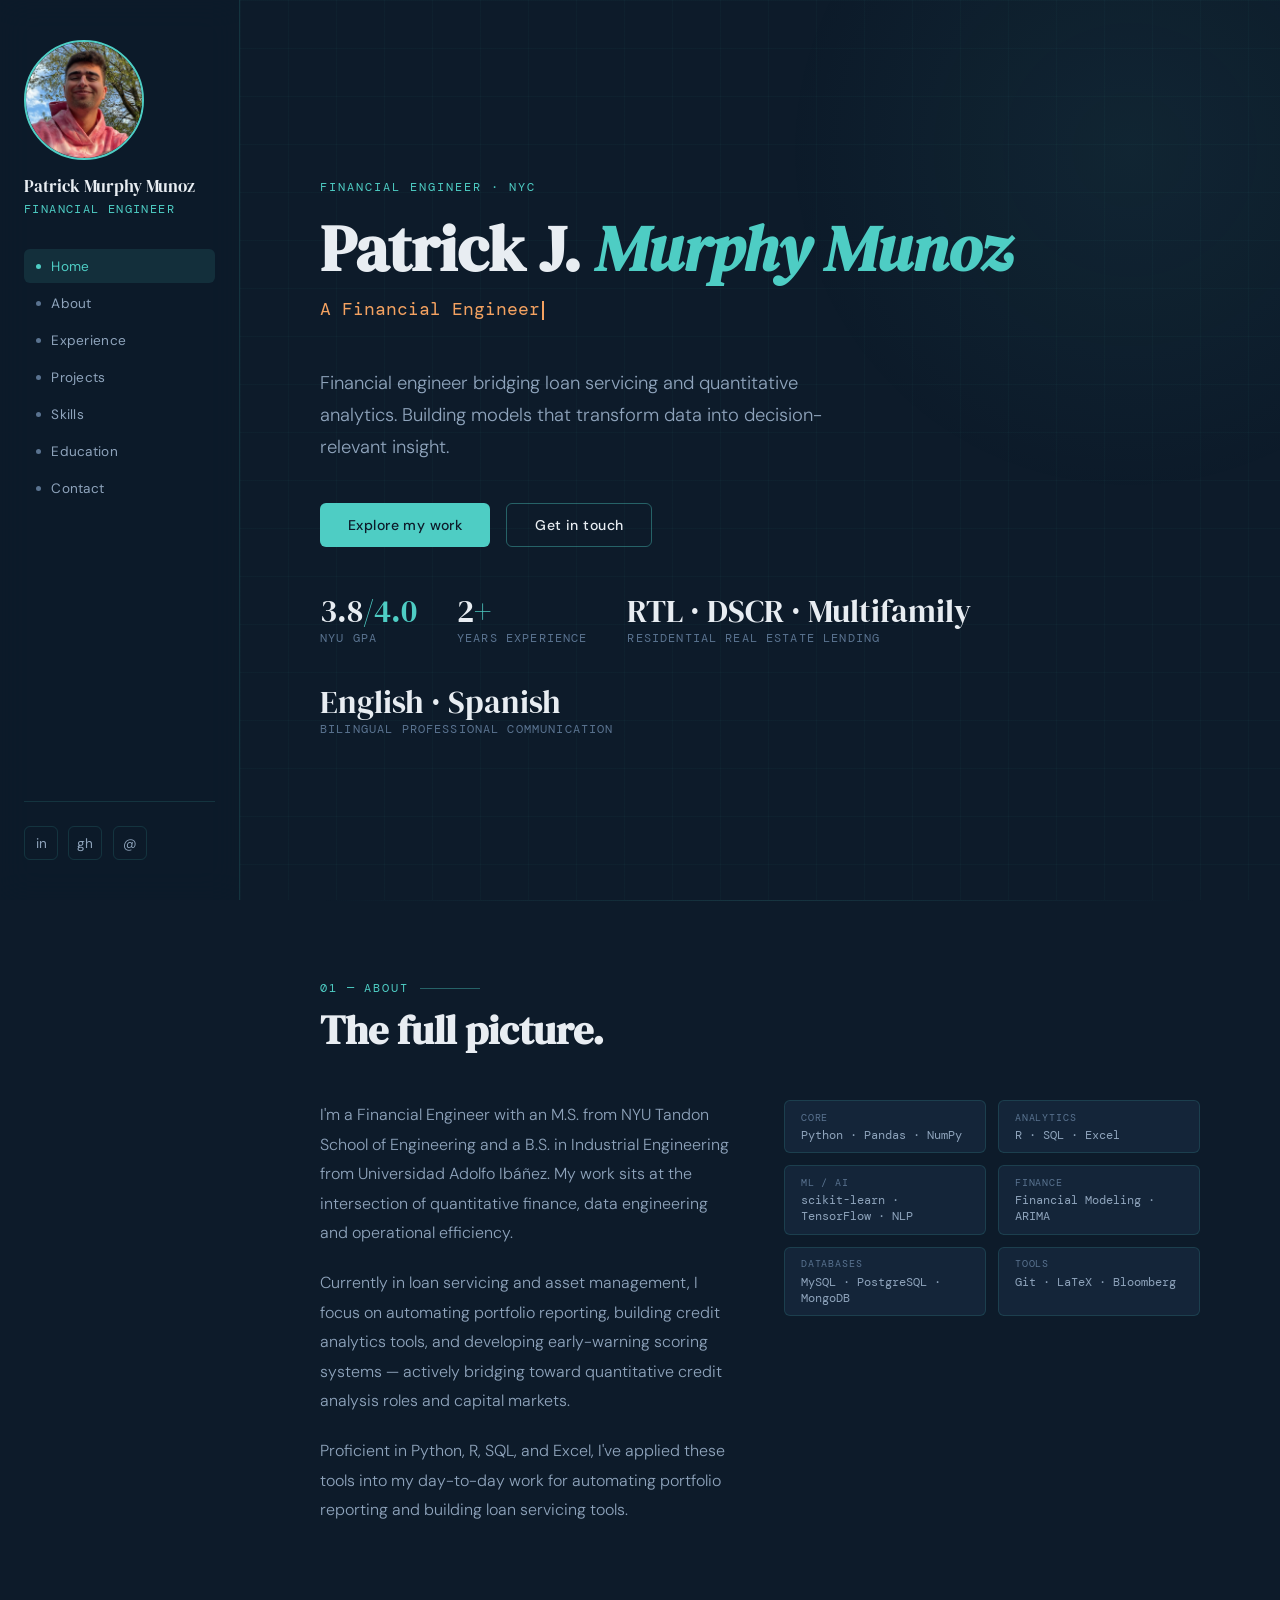
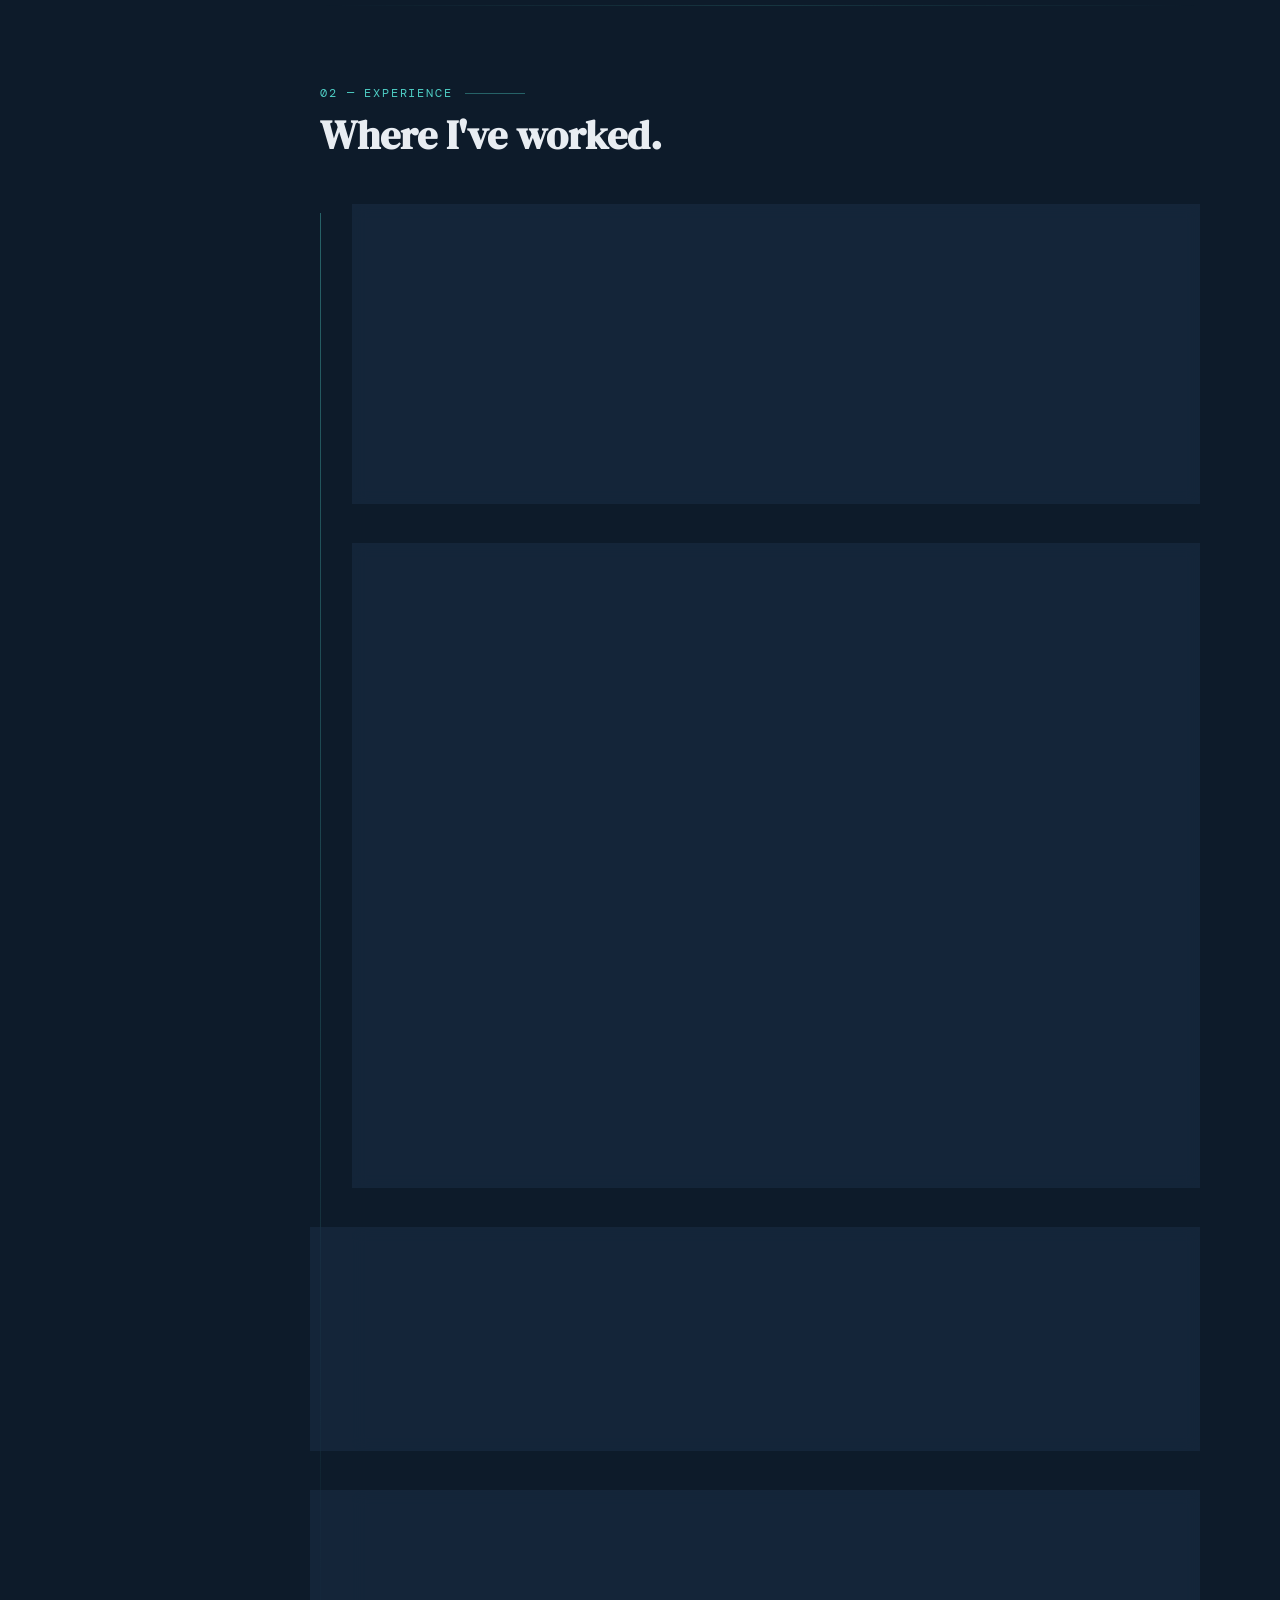
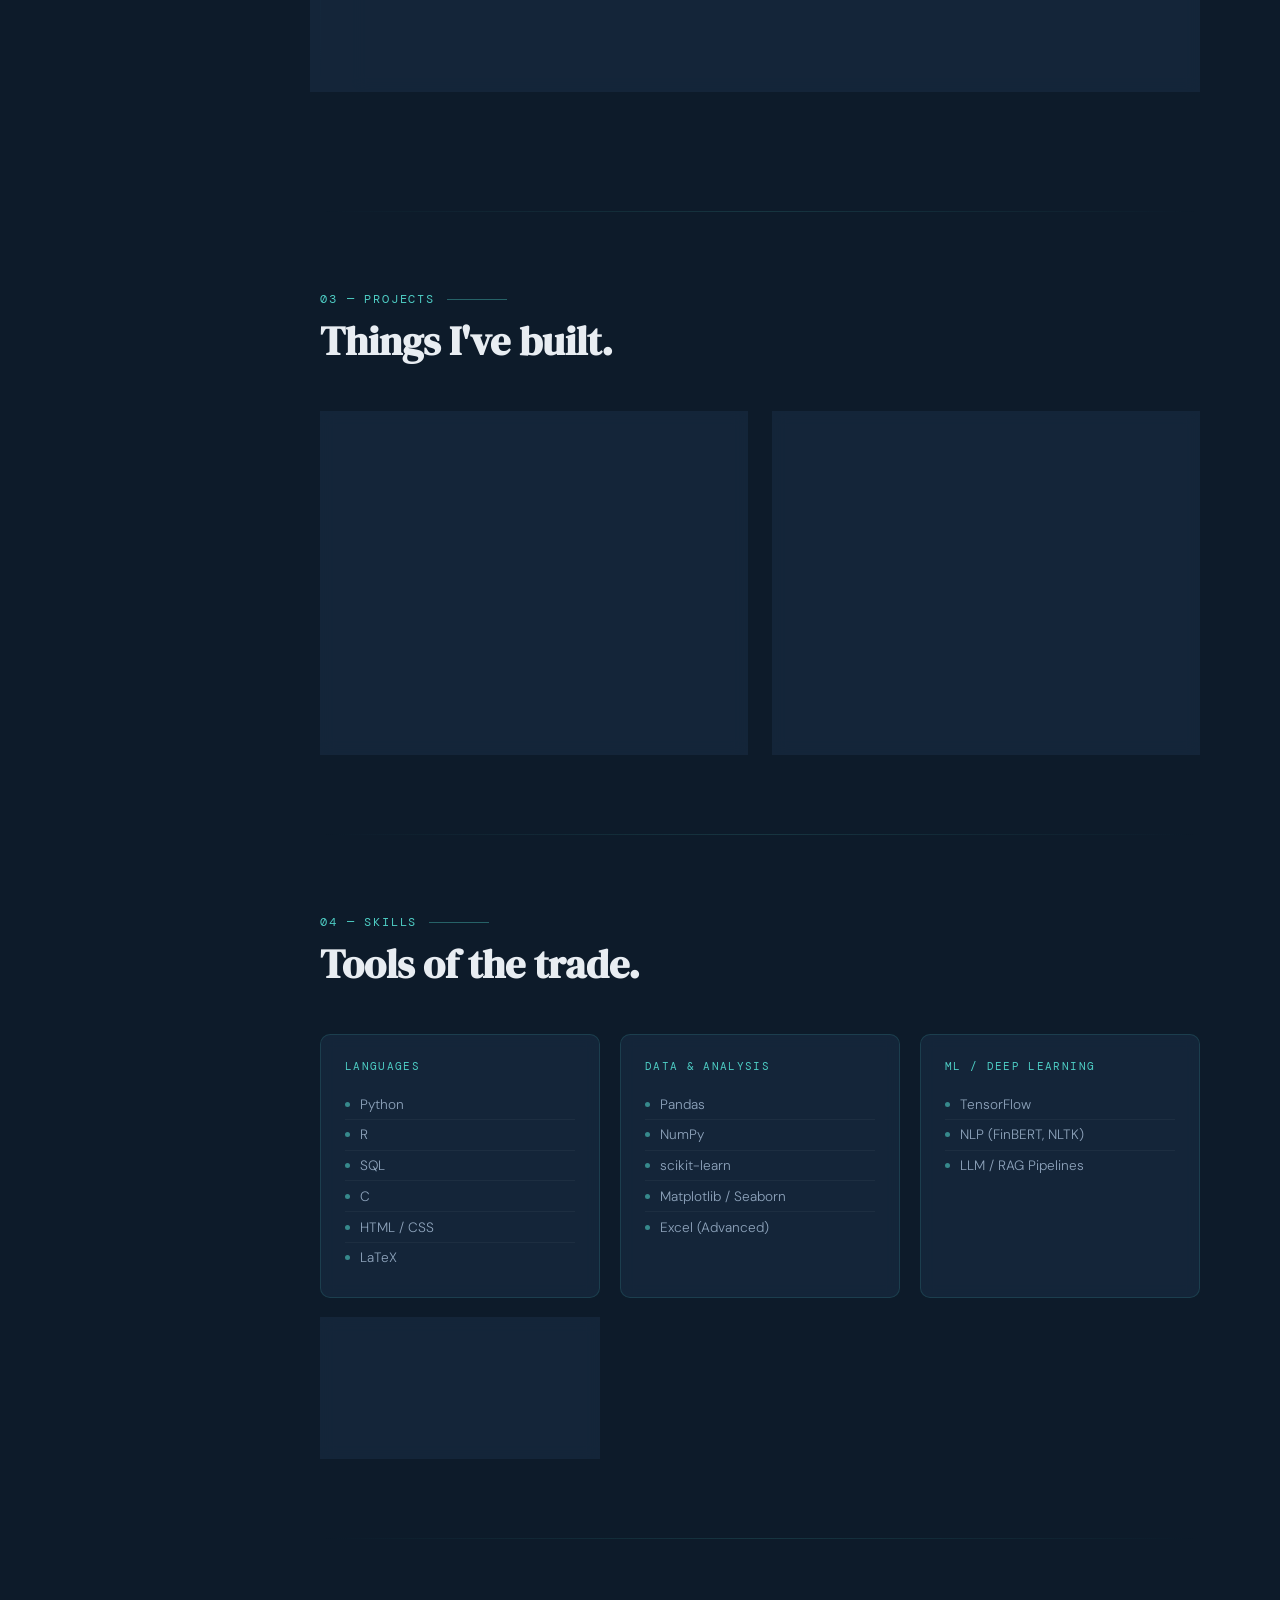
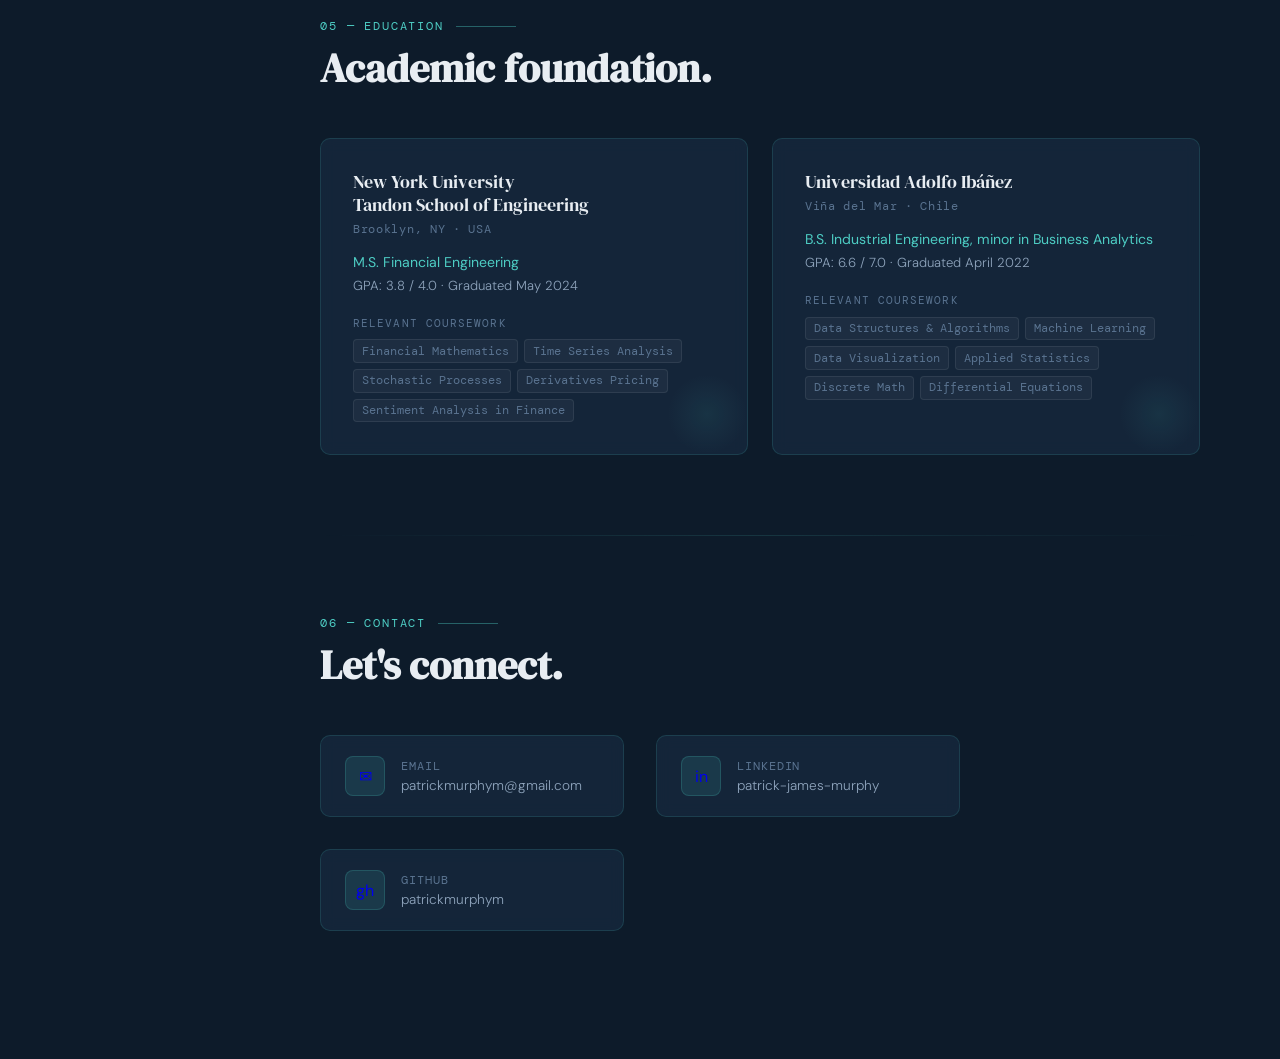
<file: index.html>
<!DOCTYPE html>
<html lang="en">
<head>
<meta charset="utf-8"/>
<meta name="viewport" content="width=device-width, initial-scale=1"/>
<title>Patrick Murphy Munoz | Financial Engineer</title>
<link rel="preconnect" href="https://fonts.googleapis.com"/>
<link rel="preconnect" href="https://fonts.gstatic.com" crossorigin/>
<link href="https://fonts.googleapis.com/css2?family=DM+Serif+Display:ital@0;1&family=DM+Mono:wght@300;400;500&family=DM+Sans:ital,opsz,wght@0,9..40,300;0,9..40,400;0,9..40,500;1,9..40,300&display=swap" rel="stylesheet"/>
<style>
  :root {
    --navy: #0d1b2a;
    --navy-mid: #1a2e45;
    --navy-light: #243b55;
    --slate: #354f6e;
    --accent: #4ecdc4;
    --accent-dim: #2a9d94;
    --accent-pale: rgba(78,205,196,0.12);
    --gold: #f4a261;
    --gold-dim: #e08c50;
    --text-primary: #e8edf2;
    --text-secondary: #8fa4bc;
    --text-muted: #5a7390;
    --card-bg: rgba(26,46,69,0.6);
    --card-border: rgba(78,205,196,0.15);
    --card-border-hover: rgba(78,205,196,0.4);
    --sidebar-w: 240px;
  }

  * { box-sizing: border-box; margin: 0; padding: 0; }

  html { scroll-behavior: smooth; }

  body {
    font-family: 'DM Sans', sans-serif;
    background: var(--navy);
    color: var(--text-primary);
    min-height: 100vh;
    overflow-x: hidden;
  }

  /* Animated grid background */
  body::before {
    content: '';
    position: fixed;
    inset: 0;
    background-image:
      linear-gradient(rgba(78,205,196,0.03) 1px, transparent 1px),
      linear-gradient(90deg, rgba(78,205,196,0.03) 1px, transparent 1px);
    background-size: 48px 48px;
    pointer-events: none;
    z-index: 0;
  }

  /* Glow blob */
  body::after {
    content: '';
    position: fixed;
    top: -200px;
    right: -200px;
    width: 700px;
    height: 700px;
    background: radial-gradient(circle, rgba(78,205,196,0.06) 0%, transparent 70%);
    pointer-events: none;
    z-index: 0;
  }

  /* ─── SIDEBAR ─── */
  .sidebar {
    position: fixed;
    top: 0;
    left: 0;
    width: var(--sidebar-w);
    height: 100vh;
    background: rgba(13,27,42,0.92);
    border-right: 1px solid var(--card-border);
    backdrop-filter: blur(16px);
    display: flex;
    flex-direction: column;
    padding: 2.5rem 1.5rem;
    z-index: 100;
    overflow-y: auto;
  }

  .sidebar-avatar {
    width: 120px;
    height: 120px;
    border-radius: 50%;
    border: 2px solid var(--accent);
    margin-bottom: 1rem;
    flex-shrink: 0;
    overflow: hidden;
  }

  .sidebar-name {
    font-family: 'DM Serif Display', serif;
    font-size: 1.05rem;
    color: var(--text-primary);
    line-height: 1.3;
    margin-bottom: 0.25rem;
  }

  .sidebar-role {
    font-size: 0.72rem;
    letter-spacing: 0.12em;
    text-transform: uppercase;
    color: var(--accent);
    font-family: 'DM Mono', monospace;
    margin-bottom: 2rem;
  }

  .sidebar-nav {
    list-style: none;
    flex: 1;
  }

  .sidebar-nav li { margin-bottom: 0.15rem; }

  .sidebar-nav a {
    display: flex;
    align-items: center;
    gap: 0.65rem;
    padding: 0.55rem 0.75rem;
    border-radius: 6px;
    text-decoration: none;
    font-size: 0.85rem;
    color: var(--text-secondary);
    transition: all 0.2s ease;
    font-weight: 400;
    letter-spacing: 0.02em;
  }

  .sidebar-nav a:hover,
  .sidebar-nav a.active {
    color: var(--accent);
    background: var(--accent-pale);
  }

  .sidebar-nav a .nav-dot {
    width: 5px;
    height: 5px;
    border-radius: 50%;
    background: var(--text-muted);
    flex-shrink: 0;
    transition: background 0.2s;
  }

  .sidebar-nav a:hover .nav-dot,
  .sidebar-nav a.active .nav-dot {
    background: var(--accent);
  }

  .sidebar-bottom {
    margin-top: auto;
    padding-top: 1.5rem;
    border-top: 1px solid var(--card-border);
    display: flex;
    gap: 0.65rem;
  }

  .social-icon {
    width: 34px;
    height: 34px;
    border-radius: 6px;
    border: 1px solid var(--card-border);
    display: flex;
    align-items: center;
    justify-content: center;
    color: var(--text-secondary);
    text-decoration: none;
    transition: all 0.2s;
    font-size: 0.85rem;
  }

  .social-icon:hover {
    border-color: var(--accent);
    color: var(--accent);
    background: var(--accent-pale);
  }

  /* ─── MAIN ─── */
  main {
    margin-left: var(--sidebar-w);
    position: relative;
    z-index: 1;
  }

  /* ─── HERO ─── */
  #intro {
    min-height: 100vh;
    display: flex;
    flex-direction: column;
    align-items: flex-start;
    justify-content: center;
    padding: 6rem 5rem 5rem;
    position: relative;
  }

  .hero-eyebrow {
    font-family: 'DM Mono', monospace;
    font-size: 0.78rem;
    letter-spacing: 0.16em;
    text-transform: uppercase;
    color: var(--accent);
    margin-bottom: 1.25rem;
    opacity: 0;
    animation: fadeUp 0.7s 0.2s forwards;
  }

  .hero-name {
    font-family: 'DM Serif Display', serif;
    font-size: clamp(3rem, 5vw, 5rem);
    line-height: 1.05;
    color: var(--text-primary);
    margin-bottom: 1rem;
    opacity: 0;
    animation: fadeUp 0.7s 0.4s forwards;
  }

  .hero-name em {
    font-style: italic;
    color: var(--accent);
  }

  .hero-tagline {
    font-size: 1.15rem;
    color: var(--text-secondary);
    max-width: 520px;
    line-height: 1.75;
    margin-bottom: 2.5rem;
    opacity: 0;
    animation: fadeUp 0.7s 0.6s forwards;
    font-weight: 300;
  }

  .hero-typed-wrap {
    font-family: 'DM Mono', monospace;
    font-size: 1.1rem;
    color: var(--gold);
    margin-bottom: 2.5rem;
    min-height: 1.8rem;
    opacity: 0;
    animation: fadeUp 0.7s 0.5s forwards;
  }

  .cursor {
    display: inline-block;
    width: 2px;
    height: 1.1em;
    background: var(--gold);
    vertical-align: text-bottom;
    animation: blink 1s step-end infinite;
    margin-left: 2px;
  }

  @keyframes blink { 0%,100%{opacity:1} 50%{opacity:0} }

  .hero-cta {
    display: flex;
    gap: 1rem;
    opacity: 0;
    animation: fadeUp 0.7s 0.8s forwards;
  }

  .btn {
    display: inline-flex;
    align-items: center;
    gap: 0.5rem;
    padding: 0.75rem 1.75rem;
    border-radius: 6px;
    font-size: 0.88rem;
    font-weight: 500;
    text-decoration: none;
    transition: all 0.2s;
    letter-spacing: 0.03em;
    cursor: pointer;
    border: none;
    font-family: 'DM Sans', sans-serif;
  }

  .btn-primary {
    background: var(--accent);
    color: var(--navy);
  }

  .btn-primary:hover {
    background: #5ee8df;
    transform: translateY(-1px);
  }

  .btn-outline {
    background: transparent;
    border: 1px solid var(--card-border-hover);
    color: var(--text-primary);
  }

  .btn-outline:hover {
    border-color: var(--accent);
    color: var(--accent);
    background: var(--accent-pale);
  }

  .hero-stats {
    display: flex;
    flex-wrap: wrap;
    gap: 2.5rem;
    margin-top: 3rem;
    opacity: 0;
    animation: fadeUp 0.7s 1s forwards;
  }

  .hero-stat-num {
    font-family: 'DM Serif Display', serif;
    font-size: 2rem;
    color: var(--text-primary);
    line-height: 1;
    margin-bottom: 0.25rem;
  }

  .hero-stat-num span { color: var(--accent); }

  .hero-stat-label {
    font-size: 0.72rem;
    text-transform: uppercase;
    letter-spacing: 0.1em;
    color: var(--text-muted);
    font-family: 'DM Mono', monospace;
  }

  /* ─── SECTION COMMON ─── */
  section {
    padding: 5rem 5rem;
  }

  .section-label {
    font-family: 'DM Mono', monospace;
    font-size: 0.72rem;
    letter-spacing: 0.16em;
    text-transform: uppercase;
    color: var(--accent);
    margin-bottom: 0.75rem;
    display: flex;
    align-items: center;
    gap: 0.75rem;
  }

  .section-label::after {
    content: '';
    flex: 1;
    max-width: 60px;
    height: 1px;
    background: var(--accent);
    opacity: 0.4;
  }

  .section-title {
    font-family: 'DM Serif Display', serif;
    font-size: 2.5rem;
    color: var(--text-primary);
    margin-bottom: 3rem;
    line-height: 1.1;
  }

  /* ─── ABOUT ─── */
  .about-grid {
    display: grid;
    grid-template-columns: 1fr 1fr;
    gap: 3rem;
    align-items: start;
  }

  .about-text {
    font-size: 1rem;
    color: var(--text-secondary);
    line-height: 1.85;
    font-weight: 300;
  }

  .about-text p + p { margin-top: 1.25rem; }

  .skills-inline-grid {
    display: grid;
    grid-template-columns: 1fr 1fr;
    gap: 0.75rem;
  }

  .skill-chip {
    background: var(--card-bg);
    border: 1px solid var(--card-border);
    border-radius: 6px;
    padding: 0.6rem 1rem;
    font-family: 'DM Mono', monospace;
    font-size: 0.78rem;
    color: var(--text-secondary);
    transition: all 0.2s;
  }

  .skill-chip:hover {
    border-color: var(--accent);
    color: var(--accent);
    background: var(--accent-pale);
  }

  .skill-chip .chip-cat {
    font-size: 0.65rem;
    color: var(--text-muted);
    text-transform: uppercase;
    letter-spacing: 0.08em;
    display: block;
    margin-bottom: 0.2rem;
  }

  /* ─── EXPERIENCE ─── */
  .timeline {
    position: relative;
    padding-left: 2rem;
  }

  .timeline::before {
    content: '';
    position: absolute;
    left: 0;
    top: 8px;
    bottom: 8px;
    width: 1px;
    background: linear-gradient(to bottom, var(--accent), transparent);
    opacity: 0.4;
  }

  .timeline-item {
    position: relative;
    margin-bottom: 2.5rem;
    padding: 1.75rem 2rem;
    background: var(--card-bg);
    border: 1px solid var(--card-border);
    border-radius: 10px;
    backdrop-filter: blur(8px);
    transition: border-color 0.2s, transform 0.2s;
  }

  .timeline-item:hover {
    border-color: var(--card-border-hover);
    transform: translateX(4px);
  }

  .timeline-item::before {
    content: '';
    position: absolute;
    left: -2.45rem;
    top: 1.75rem;
    width: 10px;
    height: 10px;
    border-radius: 50%;
    background: var(--accent);
    border: 2px solid var(--navy);
    box-shadow: 0 0 0 3px rgba(78,205,196,0.2);
  }

  .timeline-org {
    font-family: 'DM Serif Display', serif;
    font-size: 1.1rem;
    color: var(--text-primary);
    margin-bottom: 0.25rem;
  }

  .timeline-role {
    font-size: 0.82rem;
    color: var(--accent);
    font-family: 'DM Mono', monospace;
    letter-spacing: 0.05em;
    margin-bottom: 0.4rem;
  }

  .timeline-date {
    font-size: 0.75rem;
    color: var(--text-muted);
    font-family: 'DM Mono', monospace;
    margin-bottom: 1rem;
  }

  .timeline-list {
    list-style: none;
    padding: 0;
  }

  .timeline-list li {
    font-size: 0.9rem;
    color: var(--text-secondary);
    line-height: 1.6;
    padding-left: 1rem;
    position: relative;
    margin-bottom: 0.4rem;
    font-weight: 300;
  }

  .timeline-list li::before {
    content: '→';
    position: absolute;
    left: 0;
    color: var(--accent);
    font-size: 0.75rem;
    top: 0.1rem;
  }

  /* ─── PROJECTS ─── */
  .projects-grid {
    display: grid;
    grid-template-columns: repeat(auto-fill, minmax(300px, 1fr));
    gap: 1.5rem;
  }

  .project-card {
    background: var(--card-bg);
    border: 1px solid var(--card-border);
    border-radius: 10px;
    padding: 2rem;
    backdrop-filter: blur(8px);
    transition: all 0.25s;
    display: flex;
    flex-direction: column;
    position: relative;
    overflow: hidden;
  }

  .project-card::before {
    content: '';
    position: absolute;
    top: 0;
    left: 0;
    right: 0;
    height: 2px;
    background: linear-gradient(90deg, var(--accent), transparent);
    opacity: 0;
    transition: opacity 0.25s;
  }

  .project-card:hover {
    border-color: var(--card-border-hover);
    transform: translateY(-3px);
  }

  .project-card:hover::before { opacity: 1; }

  .project-tag {
    display: inline-flex;
    align-items: center;
    padding: 0.25rem 0.65rem;
    border-radius: 4px;
    font-family: 'DM Mono', monospace;
    font-size: 0.68rem;
    letter-spacing: 0.06em;
    text-transform: uppercase;
    margin-bottom: 1rem;
    background: var(--accent-pale);
    color: var(--accent);
    border: 1px solid rgba(78,205,196,0.2);
    width: fit-content;
  }

  .project-title {
    font-family: 'DM Serif Display', serif;
    font-size: 1.15rem;
    color: var(--text-primary);
    margin-bottom: 0.75rem;
    line-height: 1.3;
  }

  .project-desc {
    font-size: 0.88rem;
    color: var(--text-secondary);
    line-height: 1.65;
    flex: 1;
    font-weight: 300;
    margin-bottom: 1.25rem;
  }

  .project-tech {
    display: flex;
    flex-wrap: wrap;
    gap: 0.4rem;
    margin-bottom: 1.25rem;
  }

  .tech-pill {
    font-size: 0.7rem;
    font-family: 'DM Mono', monospace;
    color: var(--text-muted);
    background: rgba(255,255,255,0.04);
    border: 1px solid rgba(255,255,255,0.08);
    border-radius: 4px;
    padding: 0.2rem 0.55rem;
  }

  .project-link {
    font-size: 0.8rem;
    color: var(--accent);
    text-decoration: none;
    font-family: 'DM Mono', monospace;
    display: inline-flex;
    align-items: center;
    gap: 0.35rem;
    transition: gap 0.2s;
    margin-top: auto;
  }

  .project-link:hover { gap: 0.6rem; }

  /* ─── SKILLS ─── */
  .skills-section-grid {
    display: grid;
    grid-template-columns: repeat(auto-fill, minmax(220px, 1fr));
    gap: 1.25rem;
  }

  .skill-group {
    background: var(--card-bg);
    border: 1px solid var(--card-border);
    border-radius: 10px;
    padding: 1.5rem;
    backdrop-filter: blur(8px);
    transition: border-color 0.2s;
  }

  .skill-group:hover { border-color: var(--card-border-hover); }

  .skill-group-title {
    font-family: 'DM Mono', monospace;
    font-size: 0.7rem;
    letter-spacing: 0.12em;
    text-transform: uppercase;
    color: var(--accent);
    margin-bottom: 1rem;
  }

  .skill-item {
    display: flex;
    align-items: center;
    gap: 0.6rem;
    padding: 0.4rem 0;
    border-bottom: 1px solid rgba(255,255,255,0.04);
  }

  .skill-item:last-child { border-bottom: none; }

  .skill-dot {
    width: 5px;
    height: 5px;
    border-radius: 50%;
    background: var(--accent);
    opacity: 0.6;
    flex-shrink: 0;
  }

  .skill-name {
    font-size: 0.85rem;
    color: var(--text-secondary);
    font-weight: 300;
  }

  /* ─── EDUCATION ─── */
  .edu-grid {
    display: grid;
    grid-template-columns: 1fr 1fr;
    gap: 1.5rem;
  }

  .edu-card {
    background: var(--card-bg);
    border: 1px solid var(--card-border);
    border-radius: 10px;
    padding: 2rem;
    backdrop-filter: blur(8px);
    transition: all 0.2s;
    position: relative;
    overflow: hidden;
  }

  .edu-card::after {
    content: '';
    position: absolute;
    bottom: 0;
    right: 0;
    width: 80px;
    height: 80px;
    background: radial-gradient(circle, rgba(78,205,196,0.08) 0%, transparent 70%);
  }

  .edu-card:hover { border-color: var(--card-border-hover); }

  .edu-school {
    font-family: 'DM Serif Display', serif;
    font-size: 1.1rem;
    color: var(--text-primary);
    margin-bottom: 0.3rem;
    line-height: 1.3;
  }

  .edu-location {
    font-family: 'DM Mono', monospace;
    font-size: 0.72rem;
    color: var(--text-muted);
    letter-spacing: 0.06em;
    margin-bottom: 1rem;
  }

  .edu-degree {
    font-size: 0.88rem;
    color: var(--accent);
    margin-bottom: 0.25rem;
    font-weight: 400;
  }

  .edu-meta {
    font-size: 0.82rem;
    color: var(--text-secondary);
    margin-bottom: 1.25rem;
    line-height: 1.6;
    font-weight: 300;
  }

  .edu-courses-label {
    font-family: 'DM Mono', monospace;
    font-size: 0.68rem;
    text-transform: uppercase;
    letter-spacing: 0.1em;
    color: var(--text-muted);
    margin-bottom: 0.6rem;
  }

  .edu-courses {
    display: flex;
    flex-wrap: wrap;
    gap: 0.4rem;
  }

  .course-tag {
    font-size: 0.72rem;
    font-family: 'DM Mono', monospace;
    color: var(--text-muted);
    background: rgba(255,255,255,0.04);
    border: 1px solid rgba(255,255,255,0.08);
    border-radius: 4px;
    padding: 0.2rem 0.5rem;
  }

  /* ─── CONTACT ─── */
  #contact {
    padding-bottom: 8rem;
  }

  .contact-grid {
    display: grid;
    grid-template-columns: 1fr 1fr;
    gap: 2rem;
    max-width: 640px;
  }

  .contact-item {
    display: flex;
    align-items: center;
    gap: 1rem;
    padding: 1.25rem 1.5rem;
    background: var(--card-bg);
    border: 1px solid var(--card-border);
    border-radius: 10px;
    text-decoration: none;
    transition: all 0.2s;
    backdrop-filter: blur(8px);
  }

  .contact-item:hover {
    border-color: var(--card-border-hover);
    transform: translateY(-2px);
    background: rgba(78,205,196,0.06);
  }

  .contact-icon {
    width: 40px;
    height: 40px;
    border-radius: 8px;
    background: var(--accent-pale);
    border: 1px solid rgba(78,205,196,0.2);
    display: flex;
    align-items: center;
    justify-content: center;
    flex-shrink: 0;
    font-size: 1rem;
  }

  .contact-label {
    font-size: 0.72rem;
    font-family: 'DM Mono', monospace;
    text-transform: uppercase;
    letter-spacing: 0.08em;
    color: var(--text-muted);
    margin-bottom: 0.2rem;
  }

  .contact-value {
    font-size: 0.85rem;
    color: var(--text-secondary);
    font-weight: 300;
  }

  /* ─── ANIMATIONS ─── */
  @keyframes fadeUp {
    from { opacity: 0; transform: translateY(20px); }
    to   { opacity: 1; transform: translateY(0); }
  }

  .reveal {
    opacity: 0;
    transform: translateY(24px);
    transition: opacity 0.6s ease, transform 0.6s ease;
  }

  .reveal.visible {
    opacity: 1;
    transform: none;
  }

  /* ─── MOBILE TOGGLE ─── */
  .mobile-nav-toggle {
    display: none;
    position: fixed;
    top: 1rem;
    left: 1rem;
    z-index: 200;
    background: var(--navy-mid);
    border: 1px solid var(--card-border);
    border-radius: 8px;
    width: 40px;
    height: 40px;
    align-items: center;
    justify-content: center;
    cursor: pointer;
    color: var(--text-primary);
    font-size: 1.2rem;
  }

  /* ─── DIVIDER ─── */
  .section-divider {
    height: 1px;
    background: linear-gradient(to right, transparent, var(--card-border), transparent);
    margin: 0 5rem;
  }

  /* ─── SCROLLBAR ─── */
  ::-webkit-scrollbar { width: 4px; }
  ::-webkit-scrollbar-track { background: var(--navy); }
  ::-webkit-scrollbar-thumb { background: var(--slate); border-radius: 2px; }
  ::-webkit-scrollbar-thumb:hover { background: var(--accent-dim); }

  /* ─── RESPONSIVE ─── */
  @media (max-width: 1024px) {
    :root { --sidebar-w: 200px; }
    #intro, section { padding-left: 3rem; padding-right: 3rem; }
    .hero-stats { right: 3rem; }
    .section-divider { margin: 0 3rem; }
  }

  @media (max-width: 768px) {
    .sidebar { transform: translateX(-100%); transition: transform 0.3s ease; }
    .sidebar.open { transform: translateX(0); }
    main { margin-left: 0; }
    .mobile-nav-toggle { display: flex; }
    #intro { padding: 6rem 2rem 4rem; }
    section { padding: 3.5rem 2rem; }
    .about-grid, .edu-grid, .contact-grid { grid-template-columns: 1fr; }
    .hero-stats { position: static; margin-top: 2.5rem; }
    .section-divider { margin: 0 2rem; }
  }
</style>
</head>
<body>

<button class="mobile-nav-toggle" onclick="document.querySelector('.sidebar').classList.toggle('open')" aria-label="Toggle navigation">☰</button>

<nav class="sidebar">
  <div class="sidebar-avatar"><img src="assets\img\profile-pic.jpg" alt="avatar" style="width:100%; height:100%; object-fit:cover; display:block;"></div>
  <div class="sidebar-name">Patrick Murphy Munoz</div>
  <div class="sidebar-role">Financial Engineer</div>

  <ul class="sidebar-nav">
    <li><a href="#intro" class="active"><span class="nav-dot"></span>Home</a></li>
    <li><a href="#about"><span class="nav-dot"></span>About</a></li>
    <li><a href="#experience"><span class="nav-dot"></span>Experience</a></li>
    <li><a href="#projects"><span class="nav-dot"></span>Projects</a></li>
    <li><a href="#skills"><span class="nav-dot"></span>Skills</a></li>
    <li><a href="#education"><span class="nav-dot"></span>Education</a></li>
    <li><a href="#contact"><span class="nav-dot"></span>Contact</a></li>
    <!-- <li><a href="https://drive.google.com/file/d/1QM9CRz4XiA-Ey8qTvdzxLQ0lBqxjt8s8/view?usp=sharing" target="_blank"><span class="nav-dot"></span>Resume ↗</a></li> -->
  </ul>

  <div class="sidebar-bottom">
    <a href="http://linkedin.com/in/patrick-james-murphy" target="_blank" class="social-icon" title="LinkedIn">in</a>
    <a href="https://github.com/patrickmurphym" target="_blank" class="social-icon" title="GitHub">gh</a>
    <a href="mailto:patrick.murphy@nyu.edu" class="social-icon" title="Email">@</a>
  </div>
</nav>

<main>

  <!-- ─── HERO ─── -->
  <section id="intro">
    <div class="hero-eyebrow">Financial Engineer · NYC</div>
    <h1 class="hero-name">Patrick J. <em>Murphy Munoz</em></h1>
    <div class="hero-typed-wrap"><span id="typed-text"></span><span class="cursor"></span></div>
    <p class="hero-tagline">Financial engineer bridging loan servicing and quantitative analytics. Building models that transform data into decision-relevant insight.</p>
    <div class="hero-cta">
      <a href="#about" class="btn btn-primary">Explore my work</a>
      <a href="#contact" class="btn btn-outline">Get in touch</a>
    </div>
    <div class="hero-stats">
      <div>
        <div class="hero-stat-num">3.8<span>/4.0</span></div>
        <div class="hero-stat-label">NYU GPA</div>
      </div>
      <div>
        <div class="hero-stat-num">2<span>+</span></div>
        <div class="hero-stat-label">Years Experience</div>
      </div>
      <div>
        <div class="hero-stat-num">RTL · DSCR · Multifamily</div>
        <div class="hero-stat-label">Residential Real Estate Lending</div>
      </div>
      <div>
        <div class="hero-stat-num">English · Spanish</div>
        <div class="hero-stat-label">Bilingual Professional Communication</div>
      </div>
    </div>
  </section>

  <div class="section-divider"></div>

  <!-- ─── ABOUT ─── -->
  <section id="about">
    <div class="section-label">01 — About</div>
    <h2 class="section-title">The full picture.</h2>
    <div class="about-grid reveal">
      <div>
        <p class="about-text">I'm a Financial Engineer with an M.S. from NYU Tandon School of Engineering and a B.S. in Industrial Engineering from Universidad Adolfo Ibáñez. My work sits at the intersection of quantitative finance, data engineering and operational efficiency.</p>
        <p class="about-text" style="margin-top:1.25rem">Currently in loan servicing and asset management, I focus on automating portfolio reporting, building credit analytics tools, and developing early-warning scoring systems — actively bridging toward quantitative credit analysis roles and capital markets.</p>
        <p class="about-text" style="margin-top:1.25rem">Proficient in Python, R, SQL, and Excel, I've applied these tools into my day-to-day work for automating portfolio reporting and building loan servicing tools.</p>
      </div>
      <div>
        <div class="skills-inline-grid">
          <div class="skill-chip"><span class="chip-cat">Core</span>Python · Pandas · NumPy</div>
          <div class="skill-chip"><span class="chip-cat">Analytics</span>R · SQL · Excel</div>
          <div class="skill-chip"><span class="chip-cat">ML / AI</span>scikit-learn · TensorFlow · NLP</div>
          <div class="skill-chip"><span class="chip-cat">Finance</span>Financial Modeling · ARIMA</div>
          <div class="skill-chip"><span class="chip-cat">Databases</span>MySQL · PostgreSQL · MongoDB</div>
          <div class="skill-chip"><span class="chip-cat">Tools</span>Git · LaTeX · Bloomberg</div>
        </div>
      </div>
    </div>
  </section>

  <div class="section-divider"></div>

  <!-- ─── EXPERIENCE ─── -->
  <section id="experience">
    <div class="section-label">02 — Experience</div>
    <h2 class="section-title">Where I've worked.</h2>

    <div class="timeline">

      <div class="timeline-item reveal">
        <div class="timeline-org">Stormfield Capital</div>
        <div class="timeline-role">Loan Servicing Associate</div>
        <div class="timeline-date">Jan 2026 - Present · Southport, CT</div>
        <ul class="timeline-list">
          <li>Onboard new residential and commercial real estate loans, verifying documentation and ensuring accurate servicing setup in portfolio systems.</li>
          <li>Process borrower payments, managed escrow accounts, and coordinated draw requests, payoffs, and loan restructurings with internal and external stakeholders.</li>
          <li>Prepare investor and asset performance reports, monitored covenant compliance, and escalated delinquency or default risks to support credit and workout teams.</li>
        </ul>
      </div>


      <div class="timeline-item reveal">
        <div class="timeline-org">Lendmarq</div>
        <div class="timeline-role">Asset Management Analyst</div>
        <div class="timeline-date">Jan 2025 - Sep 2025 · Westport, CT</div>
        <ul class="timeline-list">
          <li>Managed a portfolio of multifamily, RTL, and DSCR loans, overseeing the full servicing lifecycle from loan boarding through repayment.</li>
          <li>Led investor reporting processes, compiling performance metrics and servicing updates for internal and external stakeholders.</li>
          <li>Oversaw draw requests, extensions, and payoffs, ensuring compliance with loan agreements and accurate disbursements.</li>
          <li>Analyzed asset performance trends and borrower activity to support risk management and portfolio strategy.</li>
          <li>Served as a primary point of contact for borrowers and investors, handling communications with professionalism and accuracy.</li>
        </ul>
        <br>
        <div class="timeline-role">Analyst Intern - Asset Management and servicing</div>
        <div class="timeline-date">Aug 2024 - Dec 2024 · Westport, CT</div>
        <ul class="timeline-list">
          <li>Supported the Asset Management team in servicing multifamily, Fix & Flip (RTL), and 30-year DSCR loans, gaining hands-on exposure to loan operations and performance tracking.</li>
          <li>Handled borrower communications, including responding to inquiries and coordinating requests for draws, extensions, and payoffs.</li>
          <li>Verified and processed payoffs and assisted with loan disbursements, ensuring accurate documentation and timely execution.</li>
          <li>Assisted with loan boarding and collaborated with senior analysts to maintain portfolio accuracy and compliance.</li>
        </ul>
      </div>

      <!-- <div class="timeline-item reveal">
        <div class="timeline-org">NYU Tandon School of Engineering</div>
        <div class="timeline-role">Graduate Assistant, Office of Graduate Admissions</div>
        <div class="timeline-date">Sep 2022 - May 2024 · Brooklyn, NY</div>
        <ul class="timeline-list">
          <li>Managed phone inquiries and served as liaison between prospective students and the admissions office.</li>
          <li>Drafted daily communications covering admissions processes with clarity and precision.</li>
          <li>Handled sensitive student documents — transcripts and academic records — with confidentiality and accuracy.</li>
        </ul>
      </div> -->

      <div class="timeline-item reveal">
        <div class="timeline-org">Universidad Adolfo Ibáñez</div>
        <div class="timeline-role">Teaching Assistant, Finance and Mathematics Department</div>
        <div class="timeline-date">Mar 2019 - Jun 2022 · Viña del Mar, Chile</div>
        <ul class="timeline-list">
          <li>Designed weekly course materials and exercises in LaTeX across Financial Management, Linear Algebra, Differential Equations, and Multivariable Calculus.</li>
          <li>Conducted monthly assessments to evaluate student comprehension and progress.</li>
        </ul>
      </div>


      <!--
      <div class="timeline-item reveal">
        <div class="timeline-org">UAI Engineering Student Center</div>
        <div class="timeline-role">President & Coordinator</div>
        <div class="timeline-date">Apr 2020 - Nov 2021 · Viña del Mar, Chile</div>
        <ul class="timeline-list">
          <li>Presided over the Student Council representing engineering students at Adolfo Ibáñez University.</li>
          <li>Maintained communication between student body and university authorities during the COVID-19 pandemic.</li>
          <li>Managed project execution and budget allocation across multiple committees.</li>
        </ul>
      </div>
      -->
      <div class="timeline-item reveal">
        <div class="timeline-org">SILABUZ.COM</div>
        <div class="timeline-role">CodeCamp Tutor</div>
        <div class="timeline-date">Nov 2018 - Jan 2019 · Viña del Mar, Chile</div>
        <ul class="timeline-list">
          <li>Mentored economically vulnerable high school students in entrepreneurship and technology skills.</li>
          <li>Guided students in developing prototypes using Design Thinking methodologies.</li>
        </ul>
      </div>

    </div>
  </section>

  <div class="section-divider"></div>

  <!-- ─── PROJECTS ─── -->
  <section id="projects">
    <div class="section-label">03 — Projects</div>
    <h2 class="section-title">Things I've built.</h2>

    <div class="projects-grid">

      <div class="project-card reveal">
        <div class="project-tag">NLP · LLM</div>
        <div class="project-title">AI-Driven Earnings Call Analysis</div>
        <p class="project-desc">Chatbot applying GPT-4 and Retrieval-Augmented Generation (RAG) to analyze earnings call transcripts, surfacing key metrics for investors — growth, profit, and revenue signals.</p>
        <div class="project-tech">
          <span class="tech-pill">Python</span>
          <span class="tech-pill">OpenAI API</span>
          <span class="tech-pill">RAG</span>
          <span class="tech-pill">MongoDB</span>
          <span class="tech-pill">HuggingFace</span>
        </div>
        <a href="https://github.com/patrickmurphym/Capstone_NLP" target="_blank" class="project-link">View repository →</a>
      </div>

      <div class="project-card reveal">
        <div class="project-tag">NLP · Sentiment</div>
        <div class="project-title">Fed Policy Sentiment via NLP</div>
        <p class="project-desc">Extracted hawkish/dovish sentiment signals from Federal Reserve communications (2018-2022) using FinBERT and NLTK, mapping central bank tone to market behavior.</p>
        <div class="project-tech">
          <span class="tech-pill">Python</span>
          <span class="tech-pill">FinBERT</span>
          <span class="tech-pill">NLTK</span>
          <span class="tech-pill">Pandas</span>
        </div>
        <a href="https://github.com/patrickmurphym/NLP_Project_2/" target="_blank" class="project-link">View repository →</a>
      </div>

      <!-- <div class="project-card reveal">
        <div class="project-tag">Time Series · Econometrics</div>
        <div class="project-title">ARMA Egg Price Forecasting</div>
        <p class="project-desc">Python-based ARMA model forecasting monthly US egg prices. Applied Dickey-Fuller stationarity tests, detrending, deseasonalizing, and regression analysis to identify a positive long-run trend.</p>
        <div class="project-tech">
          <span class="tech-pill">Python</span>
          <span class="tech-pill">ARMA</span>
          <span class="tech-pill">statsmodels</span>
          <span class="tech-pill">Matplotlib</span>
        </div>
        <a href="https://github.com/patrickmurphym/Egg_Prices_Forecast" target="_blank" class="project-link">View repository →</a>
      </div> -->

    </div>
  </section>

  <div class="section-divider"></div>

  <!-- ─── SKILLS ─── -->
  <section id="skills">
    <div class="section-label">04 — Skills</div>
    <h2 class="section-title">Tools of the trade.</h2>

    <div class="skills-section-grid reveal">
      <div class="skill-group">
        <div class="skill-group-title">Languages</div>
        <div class="skill-item"><div class="skill-dot"></div><span class="skill-name">Python</span></div>
        <div class="skill-item"><div class="skill-dot"></div><span class="skill-name">R</span></div>
        <div class="skill-item"><div class="skill-dot"></div><span class="skill-name">SQL</span></div>
        <div class="skill-item"><div class="skill-dot"></div><span class="skill-name">C</span></div>
        <div class="skill-item"><div class="skill-dot"></div><span class="skill-name">HTML / CSS</span></div>
        <div class="skill-item"><div class="skill-dot"></div><span class="skill-name">LaTeX</span></div>
      </div>

      <div class="skill-group">
        <div class="skill-group-title">Data & Analysis</div>
        <div class="skill-item"><div class="skill-dot"></div><span class="skill-name">Pandas</span></div>
        <div class="skill-item"><div class="skill-dot"></div><span class="skill-name">NumPy</span></div>
        <div class="skill-item"><div class="skill-dot"></div><span class="skill-name">scikit-learn</span></div>
        <div class="skill-item"><div class="skill-dot"></div><span class="skill-name">Matplotlib / Seaborn</span></div>
        <div class="skill-item"><div class="skill-dot"></div><span class="skill-name">Excel (Advanced)</span></div>
      </div>

      <div class="skill-group">
        <div class="skill-group-title">ML / Deep Learning</div>
        <div class="skill-item"><div class="skill-dot"></div><span class="skill-name">TensorFlow</span></div>
        <!-- <div class="skill-item"><div class="skill-dot"></div><span class="skill-name">Keras</span></div> -->
        <!-- <div class="skill-item"><div class="skill-dot"></div><span class="skill-name">PyTorch</span></div> -->
        <div class="skill-item"><div class="skill-dot"></div><span class="skill-name">NLP (FinBERT, NLTK)</span></div>
        <div class="skill-item"><div class="skill-dot"></div><span class="skill-name">LLM / RAG Pipelines</span></div>
      </div>

      <div class="skill-group">
        <div class="skill-group-title">Databases & Tools</div>
        <!-- <div class="skill-item"><div class="skill-dot"></div><span class="skill-name">MySQL / PostgreSQL</span></div> -->
        <!-- <div class="skill-item"><div class="skill-dot"></div><span class="skill-name">MongoDB</span></div> -->
        <div class="skill-item"><div class="skill-dot"></div><span class="skill-name">Git</span></div>
        <div class="skill-item"><div class="skill-dot"></div><span class="skill-name">Bloomberg Terminal</span></div>
      </div>
    </div>
  </section>

  <div class="section-divider"></div>

  <!-- ─── EDUCATION ─── -->
  <section id="education">
    <div class="section-label">05 — Education</div>
    <h2 class="section-title">Academic foundation.</h2>

    <div class="edu-grid">
      <div class="edu-card reveal">
        <div class="edu-school">New York University<br>Tandon School of Engineering</div>
        <div class="edu-location">Brooklyn, NY · USA</div>
        <div class="edu-degree">M.S. Financial Engineering</div>
        <div class="edu-meta">GPA: 3.8 / 4.0 · Graduated May 2024</div>
        <div class="edu-courses-label">Relevant Coursework</div>
        <div class="edu-courses">
          <span class="course-tag">Financial Mathematics</span>
          <span class="course-tag">Time Series Analysis</span>
          <span class="course-tag">Stochastic Processes</span>
          <span class="course-tag">Derivatives Pricing</span>
          <span class="course-tag">Sentiment Analysis in Finance</span>
        </div>
      </div>

      <div class="edu-card reveal">
        <div class="edu-school">Universidad Adolfo Ibáñez</div>
        <div class="edu-location">Viña del Mar · Chile</div>
        <div class="edu-degree">B.S. Industrial Engineering, minor in Business Analytics</div>
        <div class="edu-meta">GPA: 6.6 / 7.0 · Graduated April 2022</div>
        <div class="edu-courses-label">Relevant Coursework</div>
        <div class="edu-courses">
          <span class="course-tag">Data Structures & Algorithms</span>
          <span class="course-tag">Machine Learning</span>
          <span class="course-tag">Data Visualization</span>
          <span class="course-tag">Applied Statistics</span>
          <span class="course-tag">Discrete Math</span>
          <span class="course-tag">Differential Equations</span>
        </div>
      </div>
    </div>
  </section>

  <div class="section-divider"></div>

  <!-- ─── CONTACT ─── -->
  <section id="contact">
    <div class="section-label">06 — Contact</div>
    <h2 class="section-title">Let's connect.</h2>

    <div class="contact-grid reveal">
      <a href="mailto:patrickmurphym@gmail.com" class="contact-item">
        <div class="contact-icon">✉</div>
        <div>
          <div class="contact-label">Email</div>
          <div class="contact-value">patrickmurphym@gmail.com</div>
        </div>
      </a>

      <a href="http://linkedin.com/in/patrick-james-murphy" target="_blank" class="contact-item">
        <div class="contact-icon">in</div>
        <div>
          <div class="contact-label">LinkedIn</div>
          <div class="contact-value">patrick-james-murphy</div>
        </div>
      </a>

      <a href="https://github.com/patrickmurphym" target="_blank" class="contact-item">
        <div class="contact-icon">gh</div>
        <div>
          <div class="contact-label">GitHub</div>
          <div class="contact-value">patrickmurphym</div>
        </div>
      </a>
      <!--
      <a href="tel:+15162160686" class="contact-item">
        <div class="contact-icon">☎</div>
        <div>
          <div class="contact-label">Phone</div>
          <div class="contact-value">+1 (516) 216-0686</div>
        </div>
      </a>
      -->
    </div>
  </section>

</main>

<script>
// Typed text effect
const phrases = [
  "A Financial Engineer",
  "A Python Developer",
  "An ML Practitioner",
  "A Credit Analyst",
  "A Problem Solver",
  "An Analytical Thinker"
];
let pi = 0, ci = 0, deleting = false;
const el = document.getElementById('typed-text');

function type() {
  const phrase = phrases[pi];
  if (!deleting) {
    el.textContent = phrase.slice(0, ++ci);
    if (ci === phrase.length) { deleting = true; setTimeout(type, 3000); return; }
  } else {
    el.textContent = phrase.slice(0, --ci);
    if (ci === 0) { deleting = false; pi = (pi + 1) % phrases.length; }
  }
  setTimeout(type, deleting ? 15 : 50);
}
type();

// Scroll reveal
const reveals = document.querySelectorAll('.reveal');
const obs = new IntersectionObserver((entries) => {
  entries.forEach((e, i) => {
    if (e.isIntersecting) {
      setTimeout(() => e.target.classList.add('visible'), i * 80);
      obs.unobserve(e.target);
    }
  });
}, { threshold: 0.1 });
reveals.forEach(el => obs.observe(el));

// Active nav link
const sections = document.querySelectorAll('section[id]');
const navLinks = document.querySelectorAll('.sidebar-nav a');
const navObs = new IntersectionObserver((entries) => {
  entries.forEach(e => {
    if (e.isIntersecting) {
      navLinks.forEach(l => l.classList.remove('active'));
      const active = document.querySelector(`.sidebar-nav a[href="#${e.target.id}"]`);
      if (active) active.classList.add('active');
    }
  });
}, { threshold: 0.4 });
sections.forEach(s => navObs.observe(s));

// Close mobile sidebar on nav click
document.querySelectorAll('.sidebar-nav a').forEach(a => {
  a.addEventListener('click', () => {
    document.querySelector('.sidebar').classList.remove('open');
  });
});
</script>
</body>
</html>
</file>
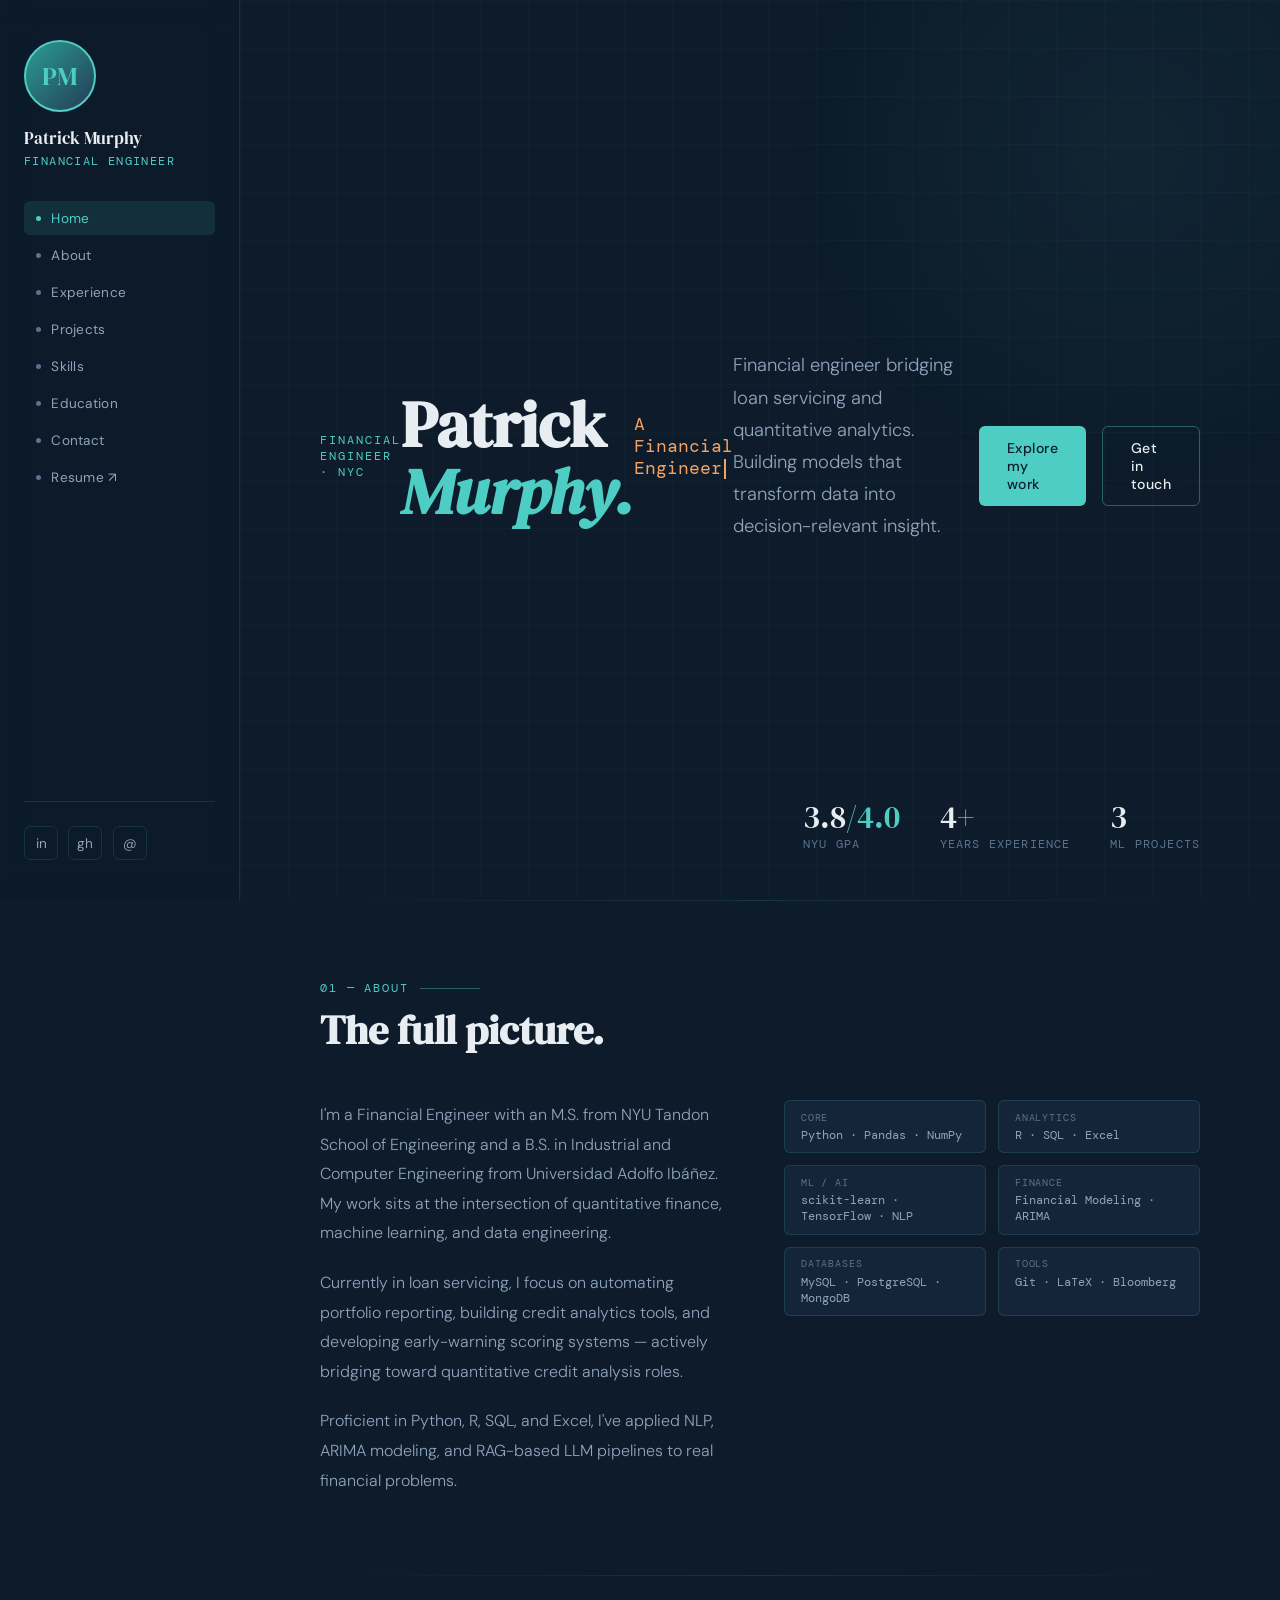
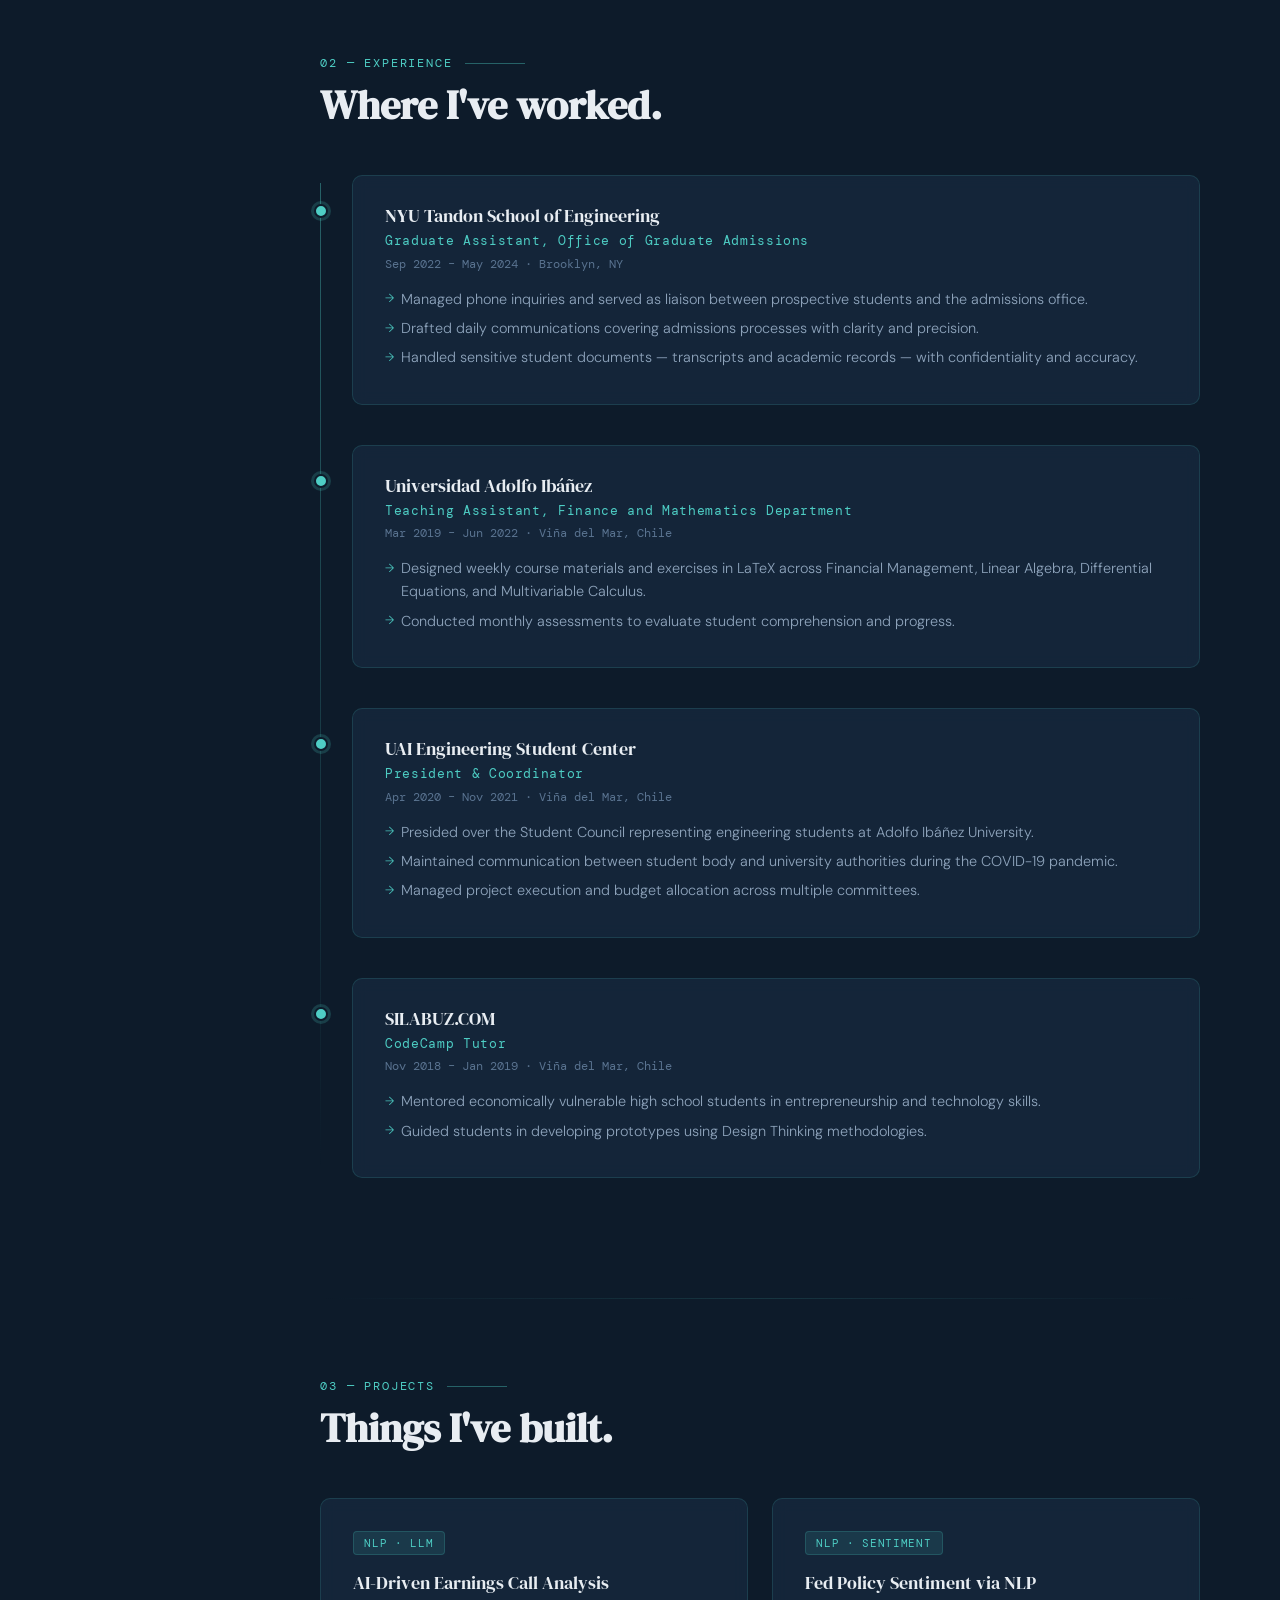
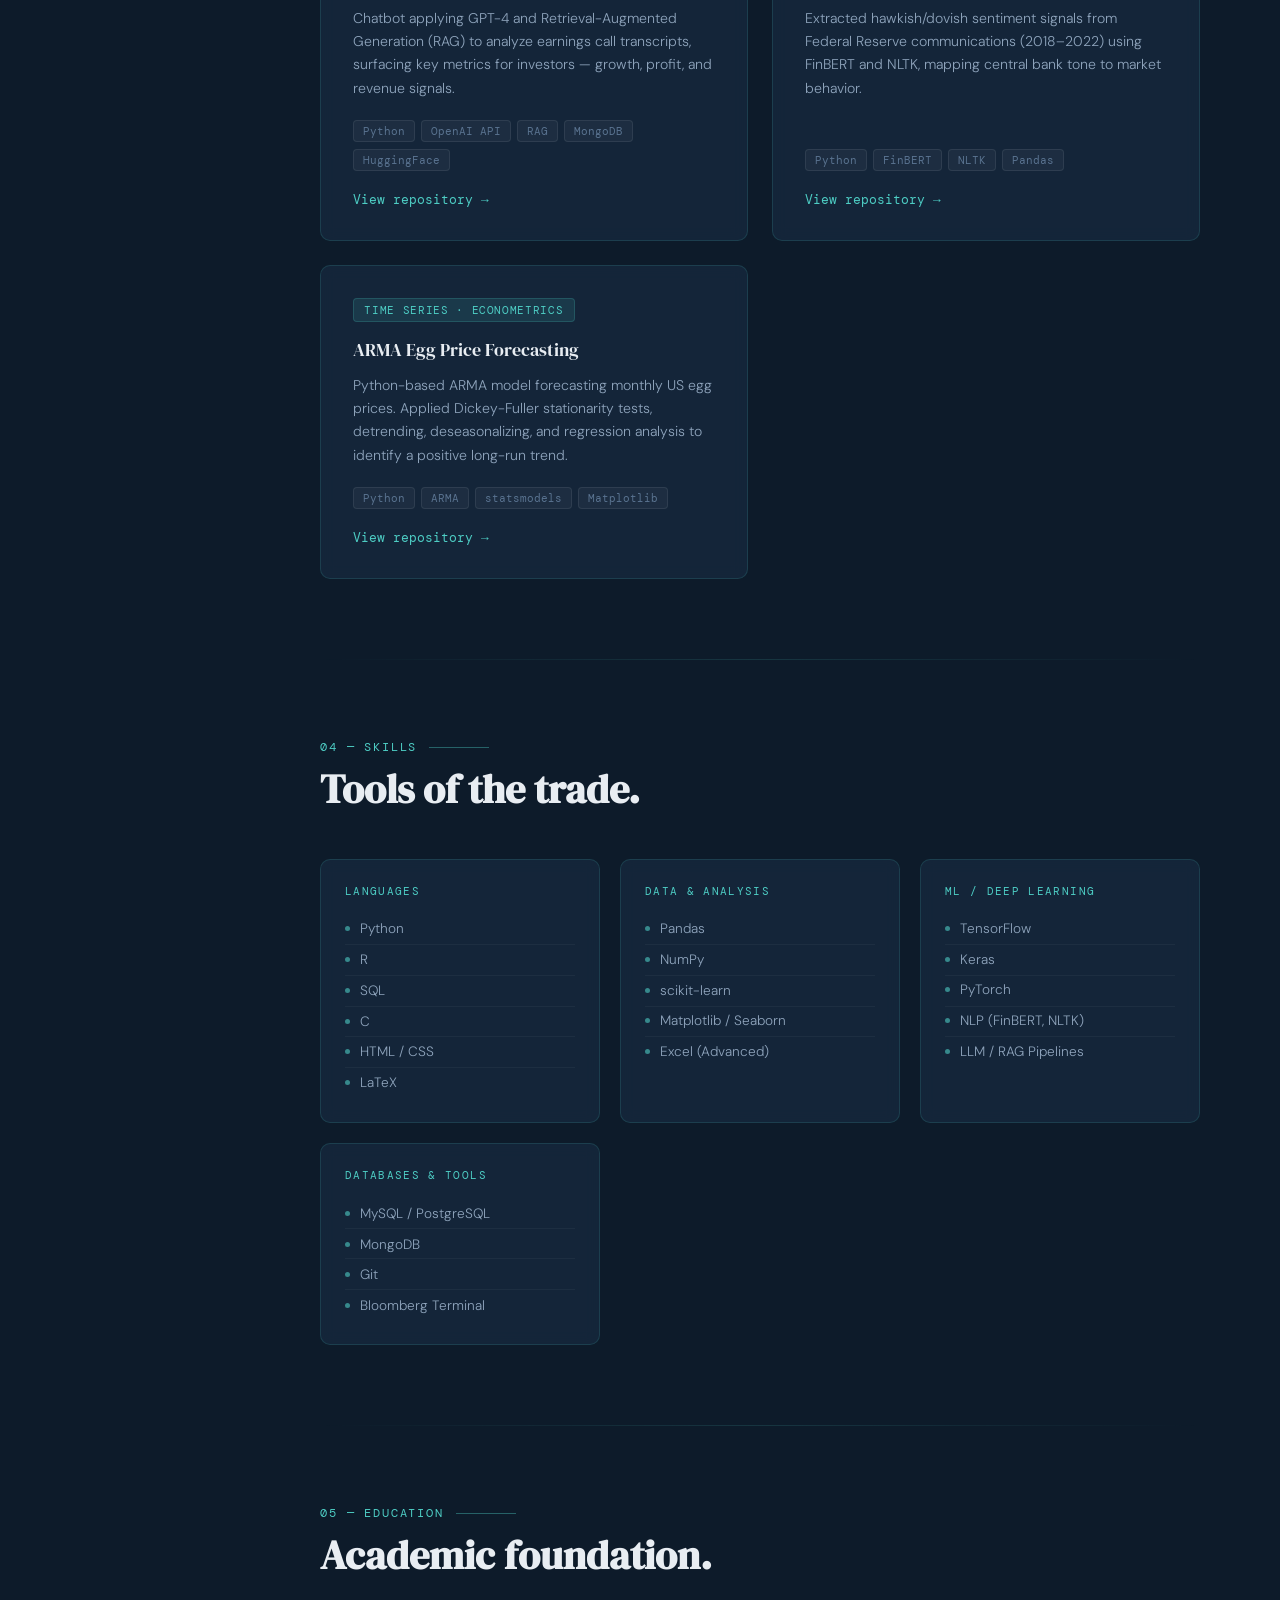
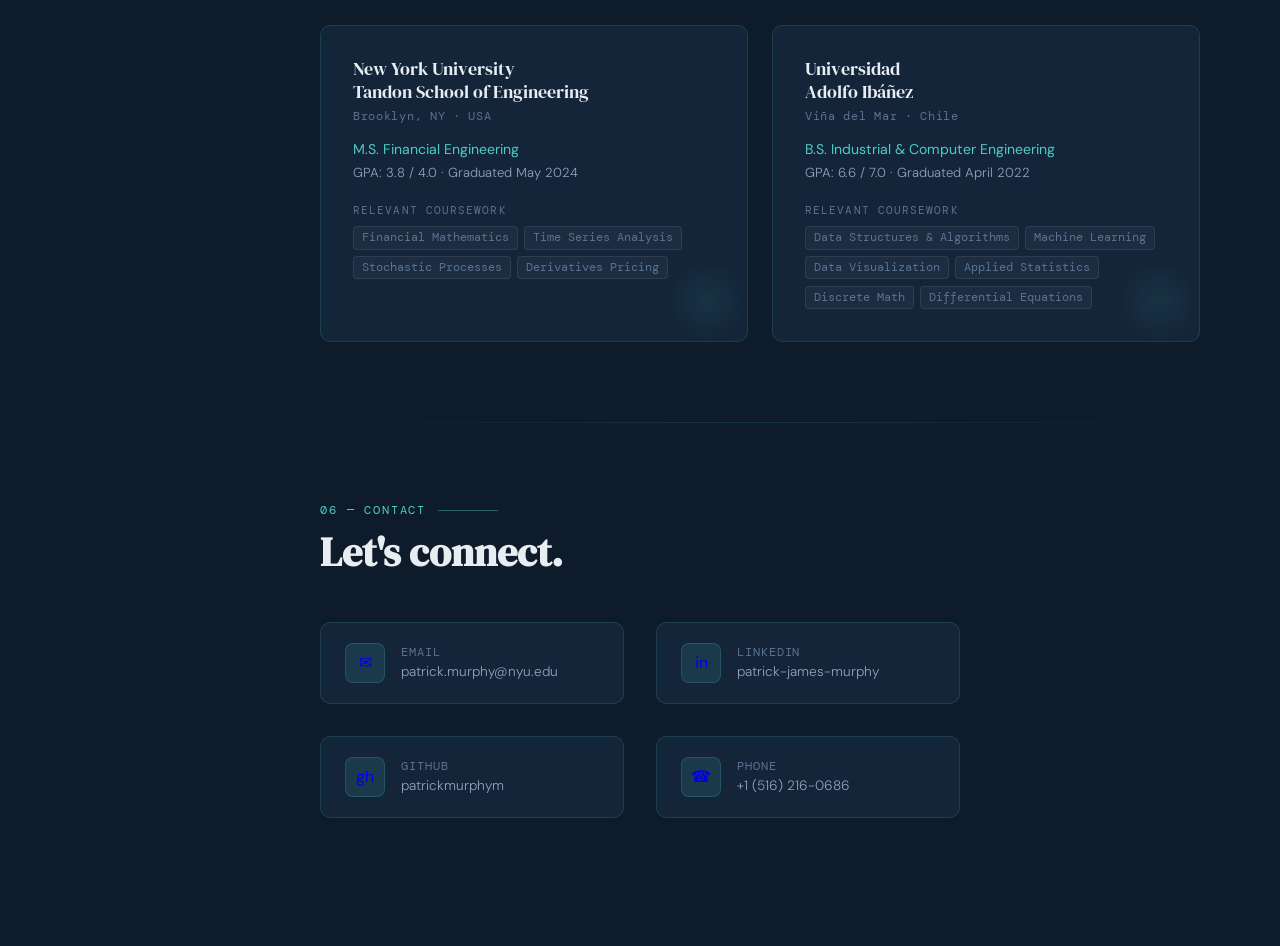
<file: patrick-murphy-portfolio.html>
<!DOCTYPE html>
<html lang="en">
<head>
<meta charset="utf-8"/>
<meta name="viewport" content="width=device-width, initial-scale=1"/>
<title>Patrick Murphy | Financial Engineer</title>
<link rel="preconnect" href="https://fonts.googleapis.com"/>
<link rel="preconnect" href="https://fonts.gstatic.com" crossorigin/>
<link href="https://fonts.googleapis.com/css2?family=DM+Serif+Display:ital@0;1&family=DM+Mono:wght@300;400;500&family=DM+Sans:ital,opsz,wght@0,9..40,300;0,9..40,400;0,9..40,500;1,9..40,300&display=swap" rel="stylesheet"/>
<style>
  :root {
    --navy: #0d1b2a;
    --navy-mid: #1a2e45;
    --navy-light: #243b55;
    --slate: #354f6e;
    --accent: #4ecdc4;
    --accent-dim: #2a9d94;
    --accent-pale: rgba(78,205,196,0.12);
    --gold: #f4a261;
    --gold-dim: #e08c50;
    --text-primary: #e8edf2;
    --text-secondary: #8fa4bc;
    --text-muted: #5a7390;
    --card-bg: rgba(26,46,69,0.6);
    --card-border: rgba(78,205,196,0.15);
    --card-border-hover: rgba(78,205,196,0.4);
    --sidebar-w: 240px;
  }

  * { box-sizing: border-box; margin: 0; padding: 0; }

  html { scroll-behavior: smooth; }

  body {
    font-family: 'DM Sans', sans-serif;
    background: var(--navy);
    color: var(--text-primary);
    min-height: 100vh;
    overflow-x: hidden;
  }

  /* Animated grid background */
  body::before {
    content: '';
    position: fixed;
    inset: 0;
    background-image:
      linear-gradient(rgba(78,205,196,0.03) 1px, transparent 1px),
      linear-gradient(90deg, rgba(78,205,196,0.03) 1px, transparent 1px);
    background-size: 48px 48px;
    pointer-events: none;
    z-index: 0;
  }

  /* Glow blob */
  body::after {
    content: '';
    position: fixed;
    top: -200px;
    right: -200px;
    width: 700px;
    height: 700px;
    background: radial-gradient(circle, rgba(78,205,196,0.06) 0%, transparent 70%);
    pointer-events: none;
    z-index: 0;
  }

  /* ─── SIDEBAR ─── */
  .sidebar {
    position: fixed;
    top: 0;
    left: 0;
    width: var(--sidebar-w);
    height: 100vh;
    background: rgba(13,27,42,0.92);
    border-right: 1px solid var(--card-border);
    backdrop-filter: blur(16px);
    display: flex;
    flex-direction: column;
    padding: 2.5rem 1.5rem;
    z-index: 100;
    overflow-y: auto;
  }

  .sidebar-avatar {
    width: 72px;
    height: 72px;
    border-radius: 50%;
    background: linear-gradient(135deg, var(--accent-dim), var(--navy-light));
    border: 2px solid var(--accent);
    display: flex;
    align-items: center;
    justify-content: center;
    font-family: 'DM Serif Display', serif;
    font-size: 1.6rem;
    color: var(--accent);
    margin-bottom: 1rem;
    flex-shrink: 0;
  }

  .sidebar-name {
    font-family: 'DM Serif Display', serif;
    font-size: 1.05rem;
    color: var(--text-primary);
    line-height: 1.3;
    margin-bottom: 0.25rem;
  }

  .sidebar-role {
    font-size: 0.72rem;
    letter-spacing: 0.12em;
    text-transform: uppercase;
    color: var(--accent);
    font-family: 'DM Mono', monospace;
    margin-bottom: 2rem;
  }

  .sidebar-nav {
    list-style: none;
    flex: 1;
  }

  .sidebar-nav li { margin-bottom: 0.15rem; }

  .sidebar-nav a {
    display: flex;
    align-items: center;
    gap: 0.65rem;
    padding: 0.55rem 0.75rem;
    border-radius: 6px;
    text-decoration: none;
    font-size: 0.85rem;
    color: var(--text-secondary);
    transition: all 0.2s ease;
    font-weight: 400;
    letter-spacing: 0.02em;
  }

  .sidebar-nav a:hover,
  .sidebar-nav a.active {
    color: var(--accent);
    background: var(--accent-pale);
  }

  .sidebar-nav a .nav-dot {
    width: 5px;
    height: 5px;
    border-radius: 50%;
    background: var(--text-muted);
    flex-shrink: 0;
    transition: background 0.2s;
  }

  .sidebar-nav a:hover .nav-dot,
  .sidebar-nav a.active .nav-dot {
    background: var(--accent);
  }

  .sidebar-bottom {
    margin-top: auto;
    padding-top: 1.5rem;
    border-top: 1px solid var(--card-border);
    display: flex;
    gap: 0.65rem;
  }

  .social-icon {
    width: 34px;
    height: 34px;
    border-radius: 6px;
    border: 1px solid var(--card-border);
    display: flex;
    align-items: center;
    justify-content: center;
    color: var(--text-secondary);
    text-decoration: none;
    transition: all 0.2s;
    font-size: 0.85rem;
  }

  .social-icon:hover {
    border-color: var(--accent);
    color: var(--accent);
    background: var(--accent-pale);
  }

  /* ─── MAIN ─── */
  main {
    margin-left: var(--sidebar-w);
    position: relative;
    z-index: 1;
  }

  /* ─── HERO ─── */
  #intro {
    min-height: 100vh;
    display: flex;
    align-items: center;
    padding: 6rem 5rem 4rem;
    position: relative;
  }

  .hero-eyebrow {
    font-family: 'DM Mono', monospace;
    font-size: 0.78rem;
    letter-spacing: 0.16em;
    text-transform: uppercase;
    color: var(--accent);
    margin-bottom: 1.25rem;
    opacity: 0;
    animation: fadeUp 0.7s 0.2s forwards;
  }

  .hero-name {
    font-family: 'DM Serif Display', serif;
    font-size: clamp(3rem, 5vw, 5rem);
    line-height: 1.05;
    color: var(--text-primary);
    margin-bottom: 1rem;
    opacity: 0;
    animation: fadeUp 0.7s 0.4s forwards;
  }

  .hero-name em {
    font-style: italic;
    color: var(--accent);
  }

  .hero-tagline {
    font-size: 1.15rem;
    color: var(--text-secondary);
    max-width: 520px;
    line-height: 1.75;
    margin-bottom: 2.5rem;
    opacity: 0;
    animation: fadeUp 0.7s 0.6s forwards;
    font-weight: 300;
  }

  .hero-typed-wrap {
    font-family: 'DM Mono', monospace;
    font-size: 1.1rem;
    color: var(--gold);
    margin-bottom: 2.5rem;
    min-height: 1.8rem;
    opacity: 0;
    animation: fadeUp 0.7s 0.5s forwards;
  }

  .cursor {
    display: inline-block;
    width: 2px;
    height: 1.1em;
    background: var(--gold);
    vertical-align: text-bottom;
    animation: blink 1s step-end infinite;
    margin-left: 2px;
  }

  @keyframes blink { 0%,100%{opacity:1} 50%{opacity:0} }

  .hero-cta {
    display: flex;
    gap: 1rem;
    opacity: 0;
    animation: fadeUp 0.7s 0.8s forwards;
  }

  .btn {
    display: inline-flex;
    align-items: center;
    gap: 0.5rem;
    padding: 0.75rem 1.75rem;
    border-radius: 6px;
    font-size: 0.88rem;
    font-weight: 500;
    text-decoration: none;
    transition: all 0.2s;
    letter-spacing: 0.03em;
    cursor: pointer;
    border: none;
    font-family: 'DM Sans', sans-serif;
  }

  .btn-primary {
    background: var(--accent);
    color: var(--navy);
  }

  .btn-primary:hover {
    background: #5ee8df;
    transform: translateY(-1px);
  }

  .btn-outline {
    background: transparent;
    border: 1px solid var(--card-border-hover);
    color: var(--text-primary);
  }

  .btn-outline:hover {
    border-color: var(--accent);
    color: var(--accent);
    background: var(--accent-pale);
  }

  .hero-stats {
    position: absolute;
    bottom: 3rem;
    right: 5rem;
    display: flex;
    gap: 2.5rem;
    opacity: 0;
    animation: fadeUp 0.7s 1s forwards;
  }

  .hero-stat-num {
    font-family: 'DM Serif Display', serif;
    font-size: 2rem;
    color: var(--text-primary);
    line-height: 1;
    margin-bottom: 0.25rem;
  }

  .hero-stat-num span { color: var(--accent); }

  .hero-stat-label {
    font-size: 0.72rem;
    text-transform: uppercase;
    letter-spacing: 0.1em;
    color: var(--text-muted);
    font-family: 'DM Mono', monospace;
  }

  /* ─── SECTION COMMON ─── */
  section {
    padding: 5rem 5rem;
  }

  .section-label {
    font-family: 'DM Mono', monospace;
    font-size: 0.72rem;
    letter-spacing: 0.16em;
    text-transform: uppercase;
    color: var(--accent);
    margin-bottom: 0.75rem;
    display: flex;
    align-items: center;
    gap: 0.75rem;
  }

  .section-label::after {
    content: '';
    flex: 1;
    max-width: 60px;
    height: 1px;
    background: var(--accent);
    opacity: 0.4;
  }

  .section-title {
    font-family: 'DM Serif Display', serif;
    font-size: 2.5rem;
    color: var(--text-primary);
    margin-bottom: 3rem;
    line-height: 1.1;
  }

  /* ─── ABOUT ─── */
  .about-grid {
    display: grid;
    grid-template-columns: 1fr 1fr;
    gap: 3rem;
    align-items: start;
  }

  .about-text {
    font-size: 1rem;
    color: var(--text-secondary);
    line-height: 1.85;
    font-weight: 300;
  }

  .about-text p + p { margin-top: 1.25rem; }

  .skills-inline-grid {
    display: grid;
    grid-template-columns: 1fr 1fr;
    gap: 0.75rem;
  }

  .skill-chip {
    background: var(--card-bg);
    border: 1px solid var(--card-border);
    border-radius: 6px;
    padding: 0.6rem 1rem;
    font-family: 'DM Mono', monospace;
    font-size: 0.78rem;
    color: var(--text-secondary);
    transition: all 0.2s;
  }

  .skill-chip:hover {
    border-color: var(--accent);
    color: var(--accent);
    background: var(--accent-pale);
  }

  .skill-chip .chip-cat {
    font-size: 0.65rem;
    color: var(--text-muted);
    text-transform: uppercase;
    letter-spacing: 0.08em;
    display: block;
    margin-bottom: 0.2rem;
  }

  /* ─── EXPERIENCE ─── */
  .timeline {
    position: relative;
    padding-left: 2rem;
  }

  .timeline::before {
    content: '';
    position: absolute;
    left: 0;
    top: 8px;
    bottom: 8px;
    width: 1px;
    background: linear-gradient(to bottom, var(--accent), transparent);
    opacity: 0.4;
  }

  .timeline-item {
    position: relative;
    margin-bottom: 2.5rem;
    padding: 1.75rem 2rem;
    background: var(--card-bg);
    border: 1px solid var(--card-border);
    border-radius: 10px;
    backdrop-filter: blur(8px);
    transition: border-color 0.2s, transform 0.2s;
  }

  .timeline-item:hover {
    border-color: var(--card-border-hover);
    transform: translateX(4px);
  }

  .timeline-item::before {
    content: '';
    position: absolute;
    left: -2.45rem;
    top: 1.75rem;
    width: 10px;
    height: 10px;
    border-radius: 50%;
    background: var(--accent);
    border: 2px solid var(--navy);
    box-shadow: 0 0 0 3px rgba(78,205,196,0.2);
  }

  .timeline-org {
    font-family: 'DM Serif Display', serif;
    font-size: 1.1rem;
    color: var(--text-primary);
    margin-bottom: 0.25rem;
  }

  .timeline-role {
    font-size: 0.82rem;
    color: var(--accent);
    font-family: 'DM Mono', monospace;
    letter-spacing: 0.05em;
    margin-bottom: 0.4rem;
  }

  .timeline-date {
    font-size: 0.75rem;
    color: var(--text-muted);
    font-family: 'DM Mono', monospace;
    margin-bottom: 1rem;
  }

  .timeline-list {
    list-style: none;
    padding: 0;
  }

  .timeline-list li {
    font-size: 0.9rem;
    color: var(--text-secondary);
    line-height: 1.6;
    padding-left: 1rem;
    position: relative;
    margin-bottom: 0.4rem;
    font-weight: 300;
  }

  .timeline-list li::before {
    content: '→';
    position: absolute;
    left: 0;
    color: var(--accent);
    font-size: 0.75rem;
    top: 0.1rem;
  }

  /* ─── PROJECTS ─── */
  .projects-grid {
    display: grid;
    grid-template-columns: repeat(auto-fill, minmax(300px, 1fr));
    gap: 1.5rem;
  }

  .project-card {
    background: var(--card-bg);
    border: 1px solid var(--card-border);
    border-radius: 10px;
    padding: 2rem;
    backdrop-filter: blur(8px);
    transition: all 0.25s;
    display: flex;
    flex-direction: column;
    position: relative;
    overflow: hidden;
  }

  .project-card::before {
    content: '';
    position: absolute;
    top: 0;
    left: 0;
    right: 0;
    height: 2px;
    background: linear-gradient(90deg, var(--accent), transparent);
    opacity: 0;
    transition: opacity 0.25s;
  }

  .project-card:hover {
    border-color: var(--card-border-hover);
    transform: translateY(-3px);
  }

  .project-card:hover::before { opacity: 1; }

  .project-tag {
    display: inline-flex;
    align-items: center;
    padding: 0.25rem 0.65rem;
    border-radius: 4px;
    font-family: 'DM Mono', monospace;
    font-size: 0.68rem;
    letter-spacing: 0.06em;
    text-transform: uppercase;
    margin-bottom: 1rem;
    background: var(--accent-pale);
    color: var(--accent);
    border: 1px solid rgba(78,205,196,0.2);
    width: fit-content;
  }

  .project-title {
    font-family: 'DM Serif Display', serif;
    font-size: 1.15rem;
    color: var(--text-primary);
    margin-bottom: 0.75rem;
    line-height: 1.3;
  }

  .project-desc {
    font-size: 0.88rem;
    color: var(--text-secondary);
    line-height: 1.65;
    flex: 1;
    font-weight: 300;
    margin-bottom: 1.25rem;
  }

  .project-tech {
    display: flex;
    flex-wrap: wrap;
    gap: 0.4rem;
    margin-bottom: 1.25rem;
  }

  .tech-pill {
    font-size: 0.7rem;
    font-family: 'DM Mono', monospace;
    color: var(--text-muted);
    background: rgba(255,255,255,0.04);
    border: 1px solid rgba(255,255,255,0.08);
    border-radius: 4px;
    padding: 0.2rem 0.55rem;
  }

  .project-link {
    font-size: 0.8rem;
    color: var(--accent);
    text-decoration: none;
    font-family: 'DM Mono', monospace;
    display: inline-flex;
    align-items: center;
    gap: 0.35rem;
    transition: gap 0.2s;
    margin-top: auto;
  }

  .project-link:hover { gap: 0.6rem; }

  /* ─── SKILLS ─── */
  .skills-section-grid {
    display: grid;
    grid-template-columns: repeat(auto-fill, minmax(220px, 1fr));
    gap: 1.25rem;
  }

  .skill-group {
    background: var(--card-bg);
    border: 1px solid var(--card-border);
    border-radius: 10px;
    padding: 1.5rem;
    backdrop-filter: blur(8px);
    transition: border-color 0.2s;
  }

  .skill-group:hover { border-color: var(--card-border-hover); }

  .skill-group-title {
    font-family: 'DM Mono', monospace;
    font-size: 0.7rem;
    letter-spacing: 0.12em;
    text-transform: uppercase;
    color: var(--accent);
    margin-bottom: 1rem;
  }

  .skill-item {
    display: flex;
    align-items: center;
    gap: 0.6rem;
    padding: 0.4rem 0;
    border-bottom: 1px solid rgba(255,255,255,0.04);
  }

  .skill-item:last-child { border-bottom: none; }

  .skill-dot {
    width: 5px;
    height: 5px;
    border-radius: 50%;
    background: var(--accent);
    opacity: 0.6;
    flex-shrink: 0;
  }

  .skill-name {
    font-size: 0.85rem;
    color: var(--text-secondary);
    font-weight: 300;
  }

  /* ─── EDUCATION ─── */
  .edu-grid {
    display: grid;
    grid-template-columns: 1fr 1fr;
    gap: 1.5rem;
  }

  .edu-card {
    background: var(--card-bg);
    border: 1px solid var(--card-border);
    border-radius: 10px;
    padding: 2rem;
    backdrop-filter: blur(8px);
    transition: all 0.2s;
    position: relative;
    overflow: hidden;
  }

  .edu-card::after {
    content: '';
    position: absolute;
    bottom: 0;
    right: 0;
    width: 80px;
    height: 80px;
    background: radial-gradient(circle, rgba(78,205,196,0.08) 0%, transparent 70%);
  }

  .edu-card:hover { border-color: var(--card-border-hover); }

  .edu-school {
    font-family: 'DM Serif Display', serif;
    font-size: 1.1rem;
    color: var(--text-primary);
    margin-bottom: 0.3rem;
    line-height: 1.3;
  }

  .edu-location {
    font-family: 'DM Mono', monospace;
    font-size: 0.72rem;
    color: var(--text-muted);
    letter-spacing: 0.06em;
    margin-bottom: 1rem;
  }

  .edu-degree {
    font-size: 0.88rem;
    color: var(--accent);
    margin-bottom: 0.25rem;
    font-weight: 400;
  }

  .edu-meta {
    font-size: 0.82rem;
    color: var(--text-secondary);
    margin-bottom: 1.25rem;
    line-height: 1.6;
    font-weight: 300;
  }

  .edu-courses-label {
    font-family: 'DM Mono', monospace;
    font-size: 0.68rem;
    text-transform: uppercase;
    letter-spacing: 0.1em;
    color: var(--text-muted);
    margin-bottom: 0.6rem;
  }

  .edu-courses {
    display: flex;
    flex-wrap: wrap;
    gap: 0.4rem;
  }

  .course-tag {
    font-size: 0.72rem;
    font-family: 'DM Mono', monospace;
    color: var(--text-muted);
    background: rgba(255,255,255,0.04);
    border: 1px solid rgba(255,255,255,0.08);
    border-radius: 4px;
    padding: 0.2rem 0.5rem;
  }

  /* ─── CONTACT ─── */
  #contact {
    padding-bottom: 8rem;
  }

  .contact-grid {
    display: grid;
    grid-template-columns: 1fr 1fr;
    gap: 2rem;
    max-width: 640px;
  }

  .contact-item {
    display: flex;
    align-items: center;
    gap: 1rem;
    padding: 1.25rem 1.5rem;
    background: var(--card-bg);
    border: 1px solid var(--card-border);
    border-radius: 10px;
    text-decoration: none;
    transition: all 0.2s;
    backdrop-filter: blur(8px);
  }

  .contact-item:hover {
    border-color: var(--card-border-hover);
    transform: translateY(-2px);
    background: rgba(78,205,196,0.06);
  }

  .contact-icon {
    width: 40px;
    height: 40px;
    border-radius: 8px;
    background: var(--accent-pale);
    border: 1px solid rgba(78,205,196,0.2);
    display: flex;
    align-items: center;
    justify-content: center;
    flex-shrink: 0;
    font-size: 1rem;
  }

  .contact-label {
    font-size: 0.72rem;
    font-family: 'DM Mono', monospace;
    text-transform: uppercase;
    letter-spacing: 0.08em;
    color: var(--text-muted);
    margin-bottom: 0.2rem;
  }

  .contact-value {
    font-size: 0.85rem;
    color: var(--text-secondary);
    font-weight: 300;
  }

  /* ─── ANIMATIONS ─── */
  @keyframes fadeUp {
    from { opacity: 0; transform: translateY(20px); }
    to   { opacity: 1; transform: translateY(0); }
  }

  .reveal {
    opacity: 0;
    transform: translateY(24px);
    transition: opacity 0.6s ease, transform 0.6s ease;
  }

  .reveal.visible {
    opacity: 1;
    transform: none;
  }

  /* ─── MOBILE TOGGLE ─── */
  .mobile-nav-toggle {
    display: none;
    position: fixed;
    top: 1rem;
    left: 1rem;
    z-index: 200;
    background: var(--navy-mid);
    border: 1px solid var(--card-border);
    border-radius: 8px;
    width: 40px;
    height: 40px;
    align-items: center;
    justify-content: center;
    cursor: pointer;
    color: var(--text-primary);
    font-size: 1.2rem;
  }

  /* ─── DIVIDER ─── */
  .section-divider {
    height: 1px;
    background: linear-gradient(to right, transparent, var(--card-border), transparent);
    margin: 0 5rem;
  }

  /* ─── SCROLLBAR ─── */
  ::-webkit-scrollbar { width: 4px; }
  ::-webkit-scrollbar-track { background: var(--navy); }
  ::-webkit-scrollbar-thumb { background: var(--slate); border-radius: 2px; }
  ::-webkit-scrollbar-thumb:hover { background: var(--accent-dim); }

  /* ─── RESPONSIVE ─── */
  @media (max-width: 1024px) {
    :root { --sidebar-w: 200px; }
    #intro, section { padding-left: 3rem; padding-right: 3rem; }
    .hero-stats { right: 3rem; }
    .section-divider { margin: 0 3rem; }
  }

  @media (max-width: 768px) {
    .sidebar { transform: translateX(-100%); transition: transform 0.3s ease; }
    .sidebar.open { transform: translateX(0); }
    main { margin-left: 0; }
    .mobile-nav-toggle { display: flex; }
    #intro { padding: 6rem 2rem 4rem; }
    section { padding: 3.5rem 2rem; }
    .about-grid, .edu-grid, .contact-grid { grid-template-columns: 1fr; }
    .hero-stats { position: static; margin-top: 2.5rem; }
    .section-divider { margin: 0 2rem; }
  }
</style>
</head>
<body>

<button class="mobile-nav-toggle" onclick="document.querySelector('.sidebar').classList.toggle('open')" aria-label="Toggle navigation">☰</button>

<nav class="sidebar">
  <div class="sidebar-avatar">PM</div>
  <div class="sidebar-name">Patrick Murphy</div>
  <div class="sidebar-role">Financial Engineer</div>

  <ul class="sidebar-nav">
    <li><a href="#intro" class="active"><span class="nav-dot"></span>Home</a></li>
    <li><a href="#about"><span class="nav-dot"></span>About</a></li>
    <li><a href="#experience"><span class="nav-dot"></span>Experience</a></li>
    <li><a href="#projects"><span class="nav-dot"></span>Projects</a></li>
    <li><a href="#skills"><span class="nav-dot"></span>Skills</a></li>
    <li><a href="#education"><span class="nav-dot"></span>Education</a></li>
    <li><a href="#contact"><span class="nav-dot"></span>Contact</a></li>
    <li><a href="https://drive.google.com/file/d/1QM9CRz4XiA-Ey8qTvdzxLQ0lBqxjt8s8/view?usp=sharing" target="_blank"><span class="nav-dot"></span>Resume ↗</a></li>
  </ul>

  <div class="sidebar-bottom">
    <a href="http://linkedin.com/in/patrick-james-murphy" target="_blank" class="social-icon" title="LinkedIn">in</a>
    <a href="https://github.com/patrickmurphym" target="_blank" class="social-icon" title="GitHub">gh</a>
    <a href="mailto:patrick.murphy@nyu.edu" class="social-icon" title="Email">@</a>
  </div>
</nav>

<main>

  <!-- ─── HERO ─── -->
  <section id="intro">
    <div class="hero-eyebrow">Financial Engineer · NYC</div>
    <h1 class="hero-name">Patrick<br><em>Murphy.</em></h1>
    <div class="hero-typed-wrap"><span id="typed-text"></span><span class="cursor"></span></div>
    <p class="hero-tagline">Financial engineer bridging loan servicing and quantitative analytics. Building models that transform data into decision-relevant insight.</p>
    <div class="hero-cta">
      <a href="#about" class="btn btn-primary">Explore my work</a>
      <a href="#contact" class="btn btn-outline">Get in touch</a>
    </div>
    <div class="hero-stats">
      <div>
        <div class="hero-stat-num">3.8<span>/4.0</span></div>
        <div class="hero-stat-label">NYU GPA</div>
      </div>
      <div>
        <div class="hero-stat-num">4<span>+</span></div>
        <div class="hero-stat-label">Years Experience</div>
      </div>
      <div>
        <div class="hero-stat-num">3<span></span></div>
        <div class="hero-stat-label">ML Projects</div>
      </div>
    </div>
  </section>

  <div class="section-divider"></div>

  <!-- ─── ABOUT ─── -->
  <section id="about">
    <div class="section-label">01 — About</div>
    <h2 class="section-title">The full picture.</h2>
    <div class="about-grid reveal">
      <div>
        <p class="about-text">I'm a Financial Engineer with an M.S. from NYU Tandon School of Engineering and a B.S. in Industrial and Computer Engineering from Universidad Adolfo Ibáñez. My work sits at the intersection of quantitative finance, machine learning, and data engineering.</p>
        <p class="about-text" style="margin-top:1.25rem">Currently in loan servicing, I focus on automating portfolio reporting, building credit analytics tools, and developing early-warning scoring systems — actively bridging toward quantitative credit analysis roles.</p>
        <p class="about-text" style="margin-top:1.25rem">Proficient in Python, R, SQL, and Excel, I've applied NLP, ARIMA modeling, and RAG-based LLM pipelines to real financial problems.</p>
      </div>
      <div>
        <div class="skills-inline-grid">
          <div class="skill-chip"><span class="chip-cat">Core</span>Python · Pandas · NumPy</div>
          <div class="skill-chip"><span class="chip-cat">Analytics</span>R · SQL · Excel</div>
          <div class="skill-chip"><span class="chip-cat">ML / AI</span>scikit-learn · TensorFlow · NLP</div>
          <div class="skill-chip"><span class="chip-cat">Finance</span>Financial Modeling · ARIMA</div>
          <div class="skill-chip"><span class="chip-cat">Databases</span>MySQL · PostgreSQL · MongoDB</div>
          <div class="skill-chip"><span class="chip-cat">Tools</span>Git · LaTeX · Bloomberg</div>
        </div>
      </div>
    </div>
  </section>

  <div class="section-divider"></div>

  <!-- ─── EXPERIENCE ─── -->
  <section id="experience">
    <div class="section-label">02 — Experience</div>
    <h2 class="section-title">Where I've worked.</h2>

    <div class="timeline">

      <div class="timeline-item reveal">
        <div class="timeline-org">NYU Tandon School of Engineering</div>
        <div class="timeline-role">Graduate Assistant, Office of Graduate Admissions</div>
        <div class="timeline-date">Sep 2022 – May 2024 · Brooklyn, NY</div>
        <ul class="timeline-list">
          <li>Managed phone inquiries and served as liaison between prospective students and the admissions office.</li>
          <li>Drafted daily communications covering admissions processes with clarity and precision.</li>
          <li>Handled sensitive student documents — transcripts and academic records — with confidentiality and accuracy.</li>
        </ul>
      </div>

      <div class="timeline-item reveal">
        <div class="timeline-org">Universidad Adolfo Ibáñez</div>
        <div class="timeline-role">Teaching Assistant, Finance and Mathematics Department</div>
        <div class="timeline-date">Mar 2019 – Jun 2022 · Viña del Mar, Chile</div>
        <ul class="timeline-list">
          <li>Designed weekly course materials and exercises in LaTeX across Financial Management, Linear Algebra, Differential Equations, and Multivariable Calculus.</li>
          <li>Conducted monthly assessments to evaluate student comprehension and progress.</li>
        </ul>
      </div>

      <div class="timeline-item reveal">
        <div class="timeline-org">UAI Engineering Student Center</div>
        <div class="timeline-role">President & Coordinator</div>
        <div class="timeline-date">Apr 2020 – Nov 2021 · Viña del Mar, Chile</div>
        <ul class="timeline-list">
          <li>Presided over the Student Council representing engineering students at Adolfo Ibáñez University.</li>
          <li>Maintained communication between student body and university authorities during the COVID-19 pandemic.</li>
          <li>Managed project execution and budget allocation across multiple committees.</li>
        </ul>
      </div>

      <div class="timeline-item reveal">
        <div class="timeline-org">SILABUZ.COM</div>
        <div class="timeline-role">CodeCamp Tutor</div>
        <div class="timeline-date">Nov 2018 – Jan 2019 · Viña del Mar, Chile</div>
        <ul class="timeline-list">
          <li>Mentored economically vulnerable high school students in entrepreneurship and technology skills.</li>
          <li>Guided students in developing prototypes using Design Thinking methodologies.</li>
        </ul>
      </div>

    </div>
  </section>

  <div class="section-divider"></div>

  <!-- ─── PROJECTS ─── -->
  <section id="projects">
    <div class="section-label">03 — Projects</div>
    <h2 class="section-title">Things I've built.</h2>

    <div class="projects-grid">

      <div class="project-card reveal">
        <div class="project-tag">NLP · LLM</div>
        <div class="project-title">AI-Driven Earnings Call Analysis</div>
        <p class="project-desc">Chatbot applying GPT-4 and Retrieval-Augmented Generation (RAG) to analyze earnings call transcripts, surfacing key metrics for investors — growth, profit, and revenue signals.</p>
        <div class="project-tech">
          <span class="tech-pill">Python</span>
          <span class="tech-pill">OpenAI API</span>
          <span class="tech-pill">RAG</span>
          <span class="tech-pill">MongoDB</span>
          <span class="tech-pill">HuggingFace</span>
        </div>
        <a href="https://github.com/patrickmurphym/Capstone_NLP" target="_blank" class="project-link">View repository →</a>
      </div>

      <div class="project-card reveal">
        <div class="project-tag">NLP · Sentiment</div>
        <div class="project-title">Fed Policy Sentiment via NLP</div>
        <p class="project-desc">Extracted hawkish/dovish sentiment signals from Federal Reserve communications (2018–2022) using FinBERT and NLTK, mapping central bank tone to market behavior.</p>
        <div class="project-tech">
          <span class="tech-pill">Python</span>
          <span class="tech-pill">FinBERT</span>
          <span class="tech-pill">NLTK</span>
          <span class="tech-pill">Pandas</span>
        </div>
        <a href="https://github.com/patrickmurphym/NLP_Project_2/" target="_blank" class="project-link">View repository →</a>
      </div>

      <div class="project-card reveal">
        <div class="project-tag">Time Series · Econometrics</div>
        <div class="project-title">ARMA Egg Price Forecasting</div>
        <p class="project-desc">Python-based ARMA model forecasting monthly US egg prices. Applied Dickey-Fuller stationarity tests, detrending, deseasonalizing, and regression analysis to identify a positive long-run trend.</p>
        <div class="project-tech">
          <span class="tech-pill">Python</span>
          <span class="tech-pill">ARMA</span>
          <span class="tech-pill">statsmodels</span>
          <span class="tech-pill">Matplotlib</span>
        </div>
        <a href="https://github.com/patrickmurphym/Egg_Prices_Forecast" target="_blank" class="project-link">View repository →</a>
      </div>

    </div>
  </section>

  <div class="section-divider"></div>

  <!-- ─── SKILLS ─── -->
  <section id="skills">
    <div class="section-label">04 — Skills</div>
    <h2 class="section-title">Tools of the trade.</h2>

    <div class="skills-section-grid reveal">
      <div class="skill-group">
        <div class="skill-group-title">Languages</div>
        <div class="skill-item"><div class="skill-dot"></div><span class="skill-name">Python</span></div>
        <div class="skill-item"><div class="skill-dot"></div><span class="skill-name">R</span></div>
        <div class="skill-item"><div class="skill-dot"></div><span class="skill-name">SQL</span></div>
        <div class="skill-item"><div class="skill-dot"></div><span class="skill-name">C</span></div>
        <div class="skill-item"><div class="skill-dot"></div><span class="skill-name">HTML / CSS</span></div>
        <div class="skill-item"><div class="skill-dot"></div><span class="skill-name">LaTeX</span></div>
      </div>

      <div class="skill-group">
        <div class="skill-group-title">Data & Analysis</div>
        <div class="skill-item"><div class="skill-dot"></div><span class="skill-name">Pandas</span></div>
        <div class="skill-item"><div class="skill-dot"></div><span class="skill-name">NumPy</span></div>
        <div class="skill-item"><div class="skill-dot"></div><span class="skill-name">scikit-learn</span></div>
        <div class="skill-item"><div class="skill-dot"></div><span class="skill-name">Matplotlib / Seaborn</span></div>
        <div class="skill-item"><div class="skill-dot"></div><span class="skill-name">Excel (Advanced)</span></div>
      </div>

      <div class="skill-group">
        <div class="skill-group-title">ML / Deep Learning</div>
        <div class="skill-item"><div class="skill-dot"></div><span class="skill-name">TensorFlow</span></div>
        <div class="skill-item"><div class="skill-dot"></div><span class="skill-name">Keras</span></div>
        <div class="skill-item"><div class="skill-dot"></div><span class="skill-name">PyTorch</span></div>
        <div class="skill-item"><div class="skill-dot"></div><span class="skill-name">NLP (FinBERT, NLTK)</span></div>
        <div class="skill-item"><div class="skill-dot"></div><span class="skill-name">LLM / RAG Pipelines</span></div>
      </div>

      <div class="skill-group">
        <div class="skill-group-title">Databases & Tools</div>
        <div class="skill-item"><div class="skill-dot"></div><span class="skill-name">MySQL / PostgreSQL</span></div>
        <div class="skill-item"><div class="skill-dot"></div><span class="skill-name">MongoDB</span></div>
        <div class="skill-item"><div class="skill-dot"></div><span class="skill-name">Git</span></div>
        <div class="skill-item"><div class="skill-dot"></div><span class="skill-name">Bloomberg Terminal</span></div>
      </div>
    </div>
  </section>

  <div class="section-divider"></div>

  <!-- ─── EDUCATION ─── -->
  <section id="education">
    <div class="section-label">05 — Education</div>
    <h2 class="section-title">Academic foundation.</h2>

    <div class="edu-grid">
      <div class="edu-card reveal">
        <div class="edu-school">New York University<br>Tandon School of Engineering</div>
        <div class="edu-location">Brooklyn, NY · USA</div>
        <div class="edu-degree">M.S. Financial Engineering</div>
        <div class="edu-meta">GPA: 3.8 / 4.0 · Graduated May 2024</div>
        <div class="edu-courses-label">Relevant Coursework</div>
        <div class="edu-courses">
          <span class="course-tag">Financial Mathematics</span>
          <span class="course-tag">Time Series Analysis</span>
          <span class="course-tag">Stochastic Processes</span>
          <span class="course-tag">Derivatives Pricing</span>
        </div>
      </div>

      <div class="edu-card reveal">
        <div class="edu-school">Universidad<br>Adolfo Ibáñez</div>
        <div class="edu-location">Viña del Mar · Chile</div>
        <div class="edu-degree">B.S. Industrial & Computer Engineering</div>
        <div class="edu-meta">GPA: 6.6 / 7.0 · Graduated April 2022</div>
        <div class="edu-courses-label">Relevant Coursework</div>
        <div class="edu-courses">
          <span class="course-tag">Data Structures & Algorithms</span>
          <span class="course-tag">Machine Learning</span>
          <span class="course-tag">Data Visualization</span>
          <span class="course-tag">Applied Statistics</span>
          <span class="course-tag">Discrete Math</span>
          <span class="course-tag">Differential Equations</span>
        </div>
      </div>
    </div>
  </section>

  <div class="section-divider"></div>

  <!-- ─── CONTACT ─── -->
  <section id="contact">
    <div class="section-label">06 — Contact</div>
    <h2 class="section-title">Let's connect.</h2>

    <div class="contact-grid reveal">
      <a href="mailto:patrick.murphy@nyu.edu" class="contact-item">
        <div class="contact-icon">✉</div>
        <div>
          <div class="contact-label">Email</div>
          <div class="contact-value">patrick.murphy@nyu.edu</div>
        </div>
      </a>

      <a href="http://linkedin.com/in/patrick-james-murphy" target="_blank" class="contact-item">
        <div class="contact-icon">in</div>
        <div>
          <div class="contact-label">LinkedIn</div>
          <div class="contact-value">patrick-james-murphy</div>
        </div>
      </a>

      <a href="https://github.com/patrickmurphym" target="_blank" class="contact-item">
        <div class="contact-icon">gh</div>
        <div>
          <div class="contact-label">GitHub</div>
          <div class="contact-value">patrickmurphym</div>
        </div>
      </a>

      <a href="tel:+15162160686" class="contact-item">
        <div class="contact-icon">☎</div>
        <div>
          <div class="contact-label">Phone</div>
          <div class="contact-value">+1 (516) 216-0686</div>
        </div>
      </a>
    </div>
  </section>

</main>

<script>
// Typed text effect
const phrases = [
  "A Financial Engineer",
  "A Python Developer",
  "An ML Practitioner",
  "A Credit Analyst",
  "A Problem Solver",
  "An Analytical Thinker"
];
let pi = 0, ci = 0, deleting = false;
const el = document.getElementById('typed-text');

function type() {
  const phrase = phrases[pi];
  if (!deleting) {
    el.textContent = phrase.slice(0, ++ci);
    if (ci === phrase.length) { deleting = true; setTimeout(type, 1800); return; }
  } else {
    el.textContent = phrase.slice(0, --ci);
    if (ci === 0) { deleting = false; pi = (pi + 1) % phrases.length; }
  }
  setTimeout(type, deleting ? 40 : 80);
}
type();

// Scroll reveal
const reveals = document.querySelectorAll('.reveal');
const obs = new IntersectionObserver((entries) => {
  entries.forEach((e, i) => {
    if (e.isIntersecting) {
      setTimeout(() => e.target.classList.add('visible'), i * 80);
      obs.unobserve(e.target);
    }
  });
}, { threshold: 0.1 });
reveals.forEach(el => obs.observe(el));

// Active nav link
const sections = document.querySelectorAll('section[id]');
const navLinks = document.querySelectorAll('.sidebar-nav a');
const navObs = new IntersectionObserver((entries) => {
  entries.forEach(e => {
    if (e.isIntersecting) {
      navLinks.forEach(l => l.classList.remove('active'));
      const active = document.querySelector(`.sidebar-nav a[href="#${e.target.id}"]`);
      if (active) active.classList.add('active');
    }
  });
}, { threshold: 0.4 });
sections.forEach(s => navObs.observe(s));

// Close mobile sidebar on nav click
document.querySelectorAll('.sidebar-nav a').forEach(a => {
  a.addEventListener('click', () => {
    document.querySelector('.sidebar').classList.remove('open');
  });
});
</script>
</body>
</html>
</file>
